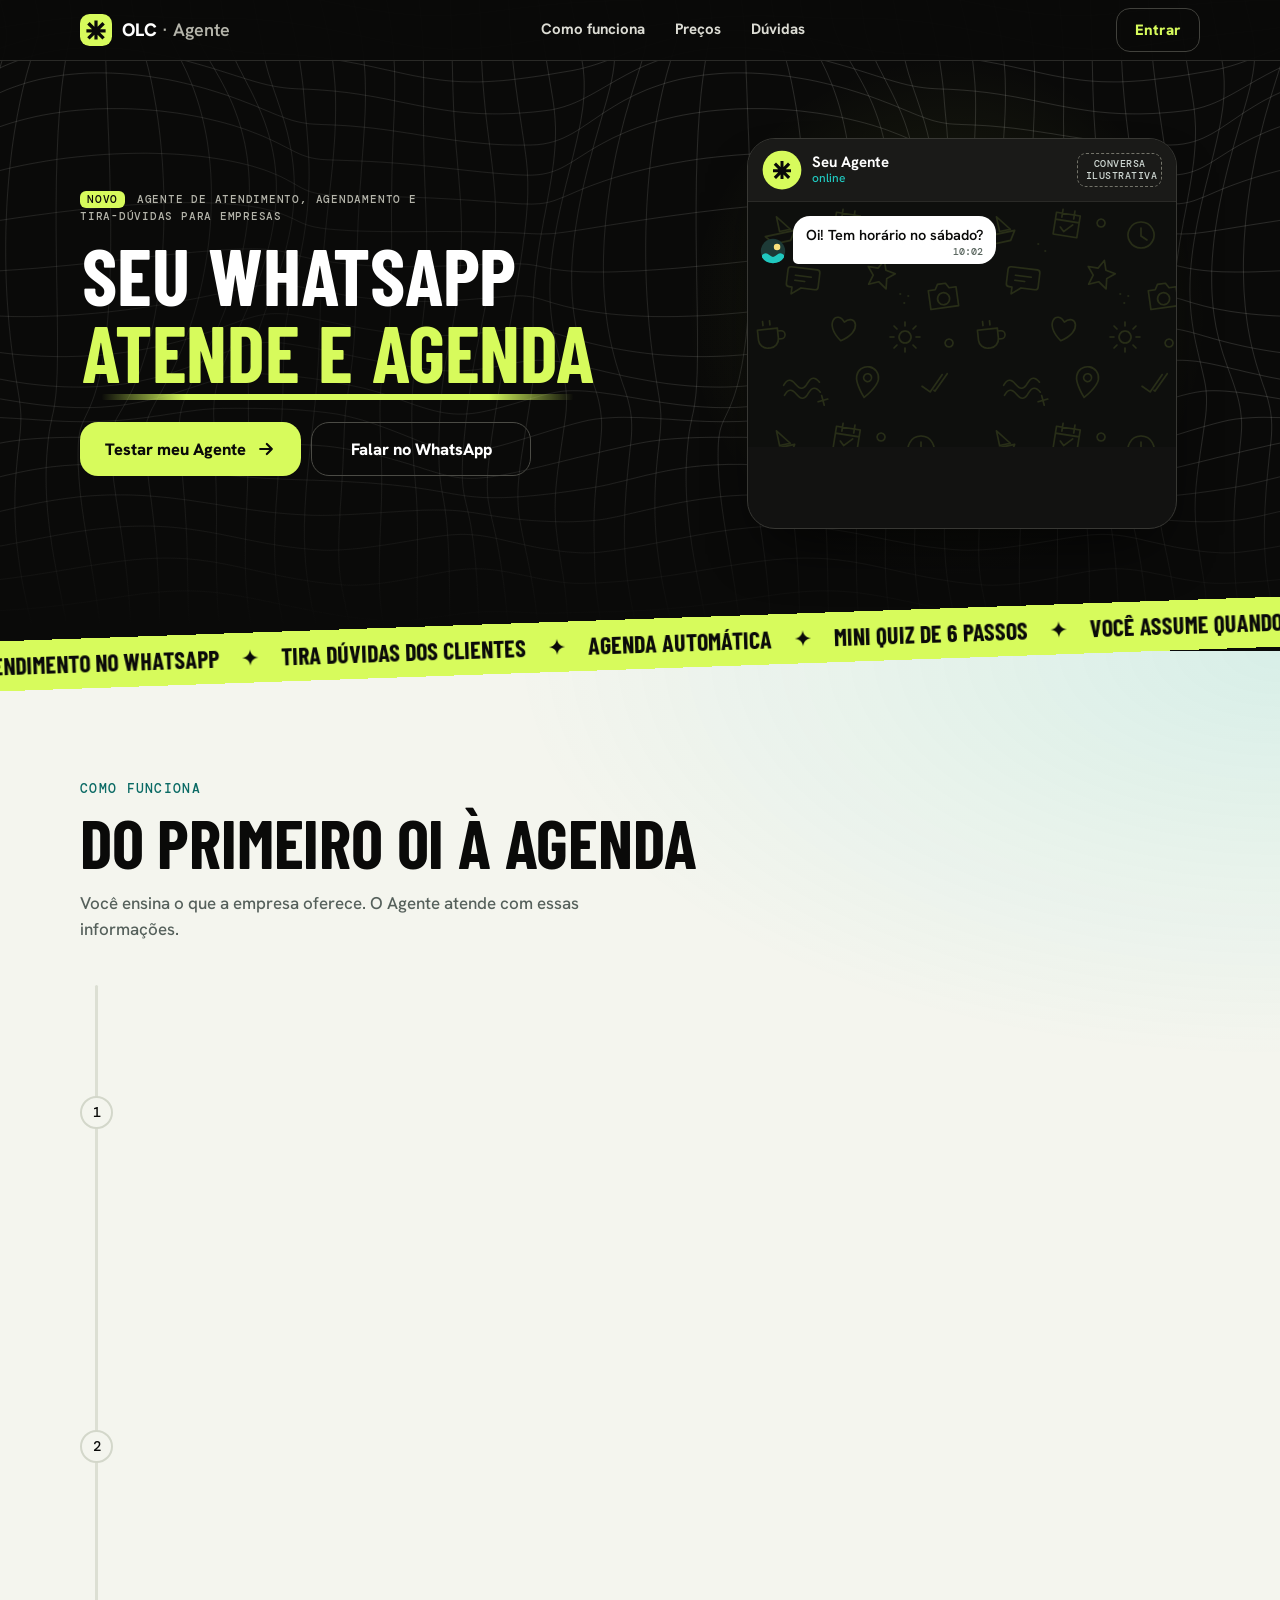
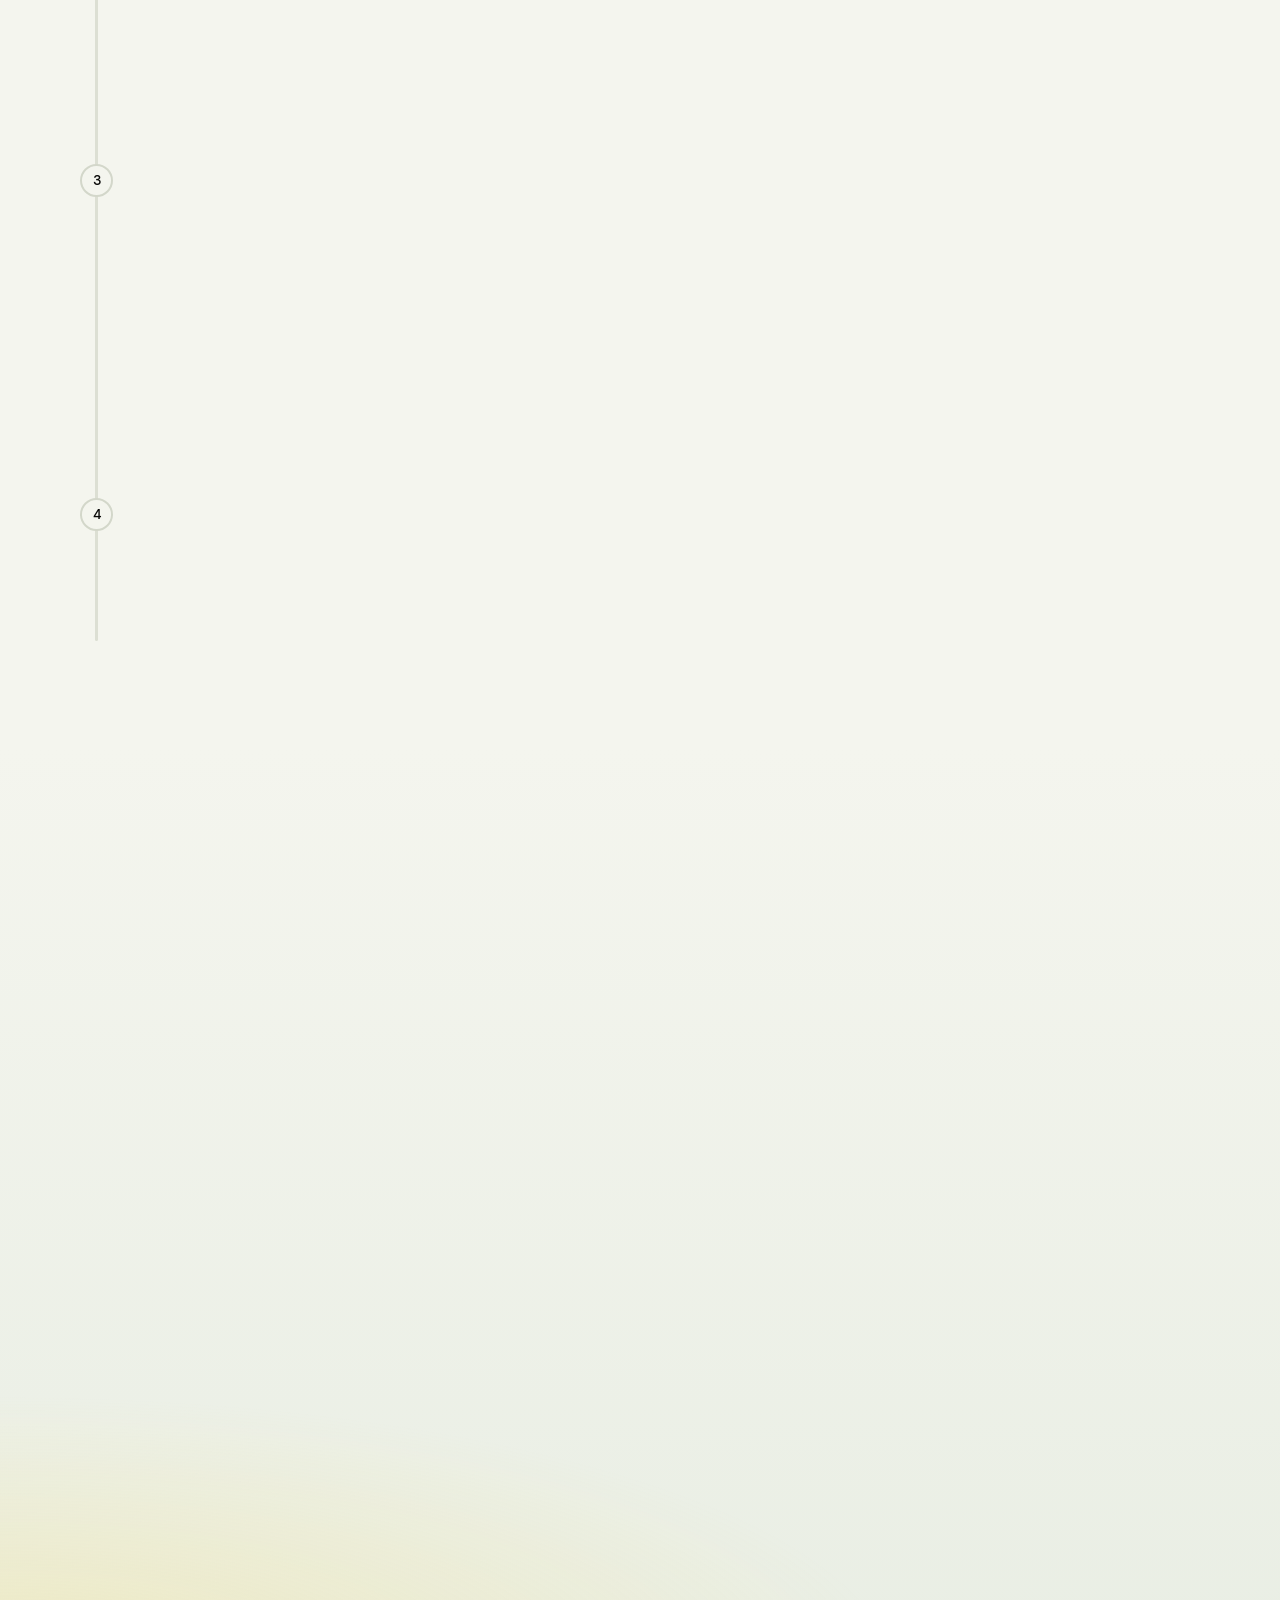
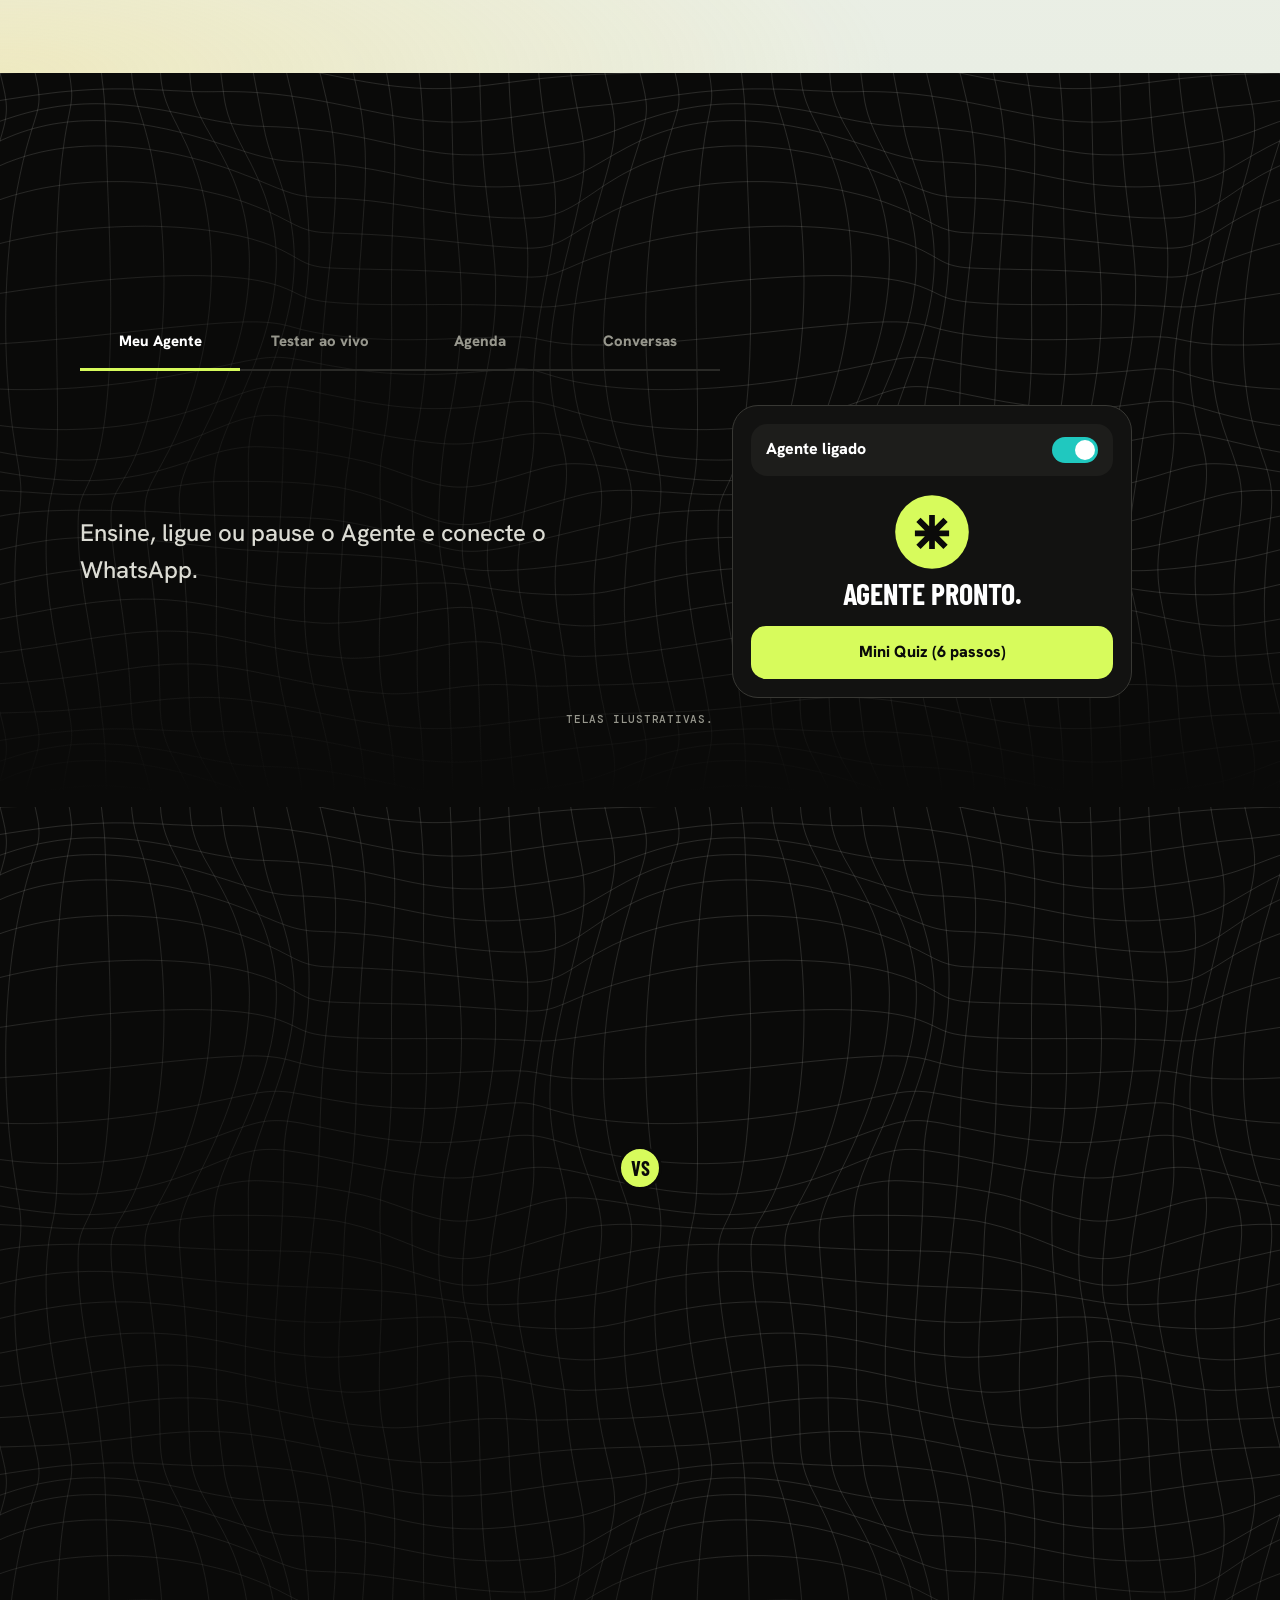
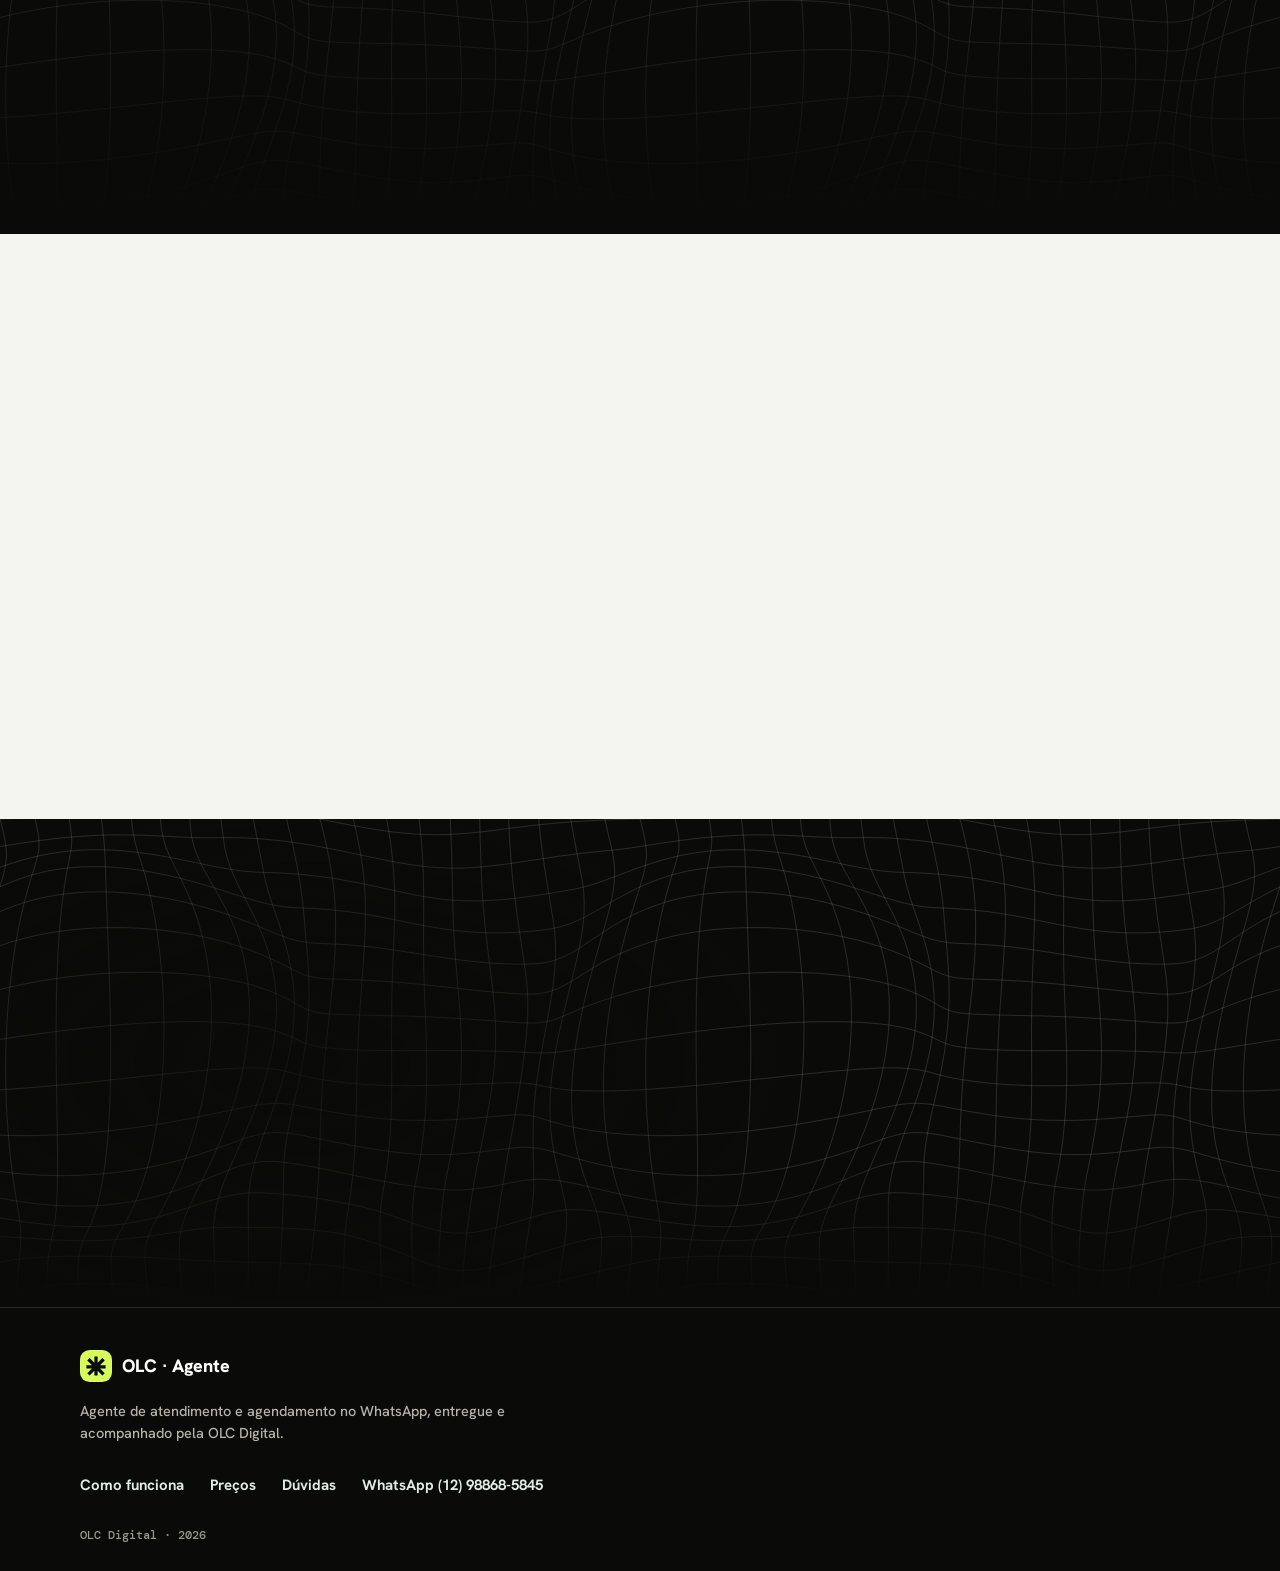
<file: index.html>
<!doctype html>
<html lang="pt-BR">
<head>
<meta charset="utf-8">
<meta http-equiv="Content-Security-Policy" content="default-src 'none'; script-src 'self'; style-src 'self'; font-src 'self'; img-src 'self' data:; connect-src 'none'; base-uri 'none'; form-action 'none'">
<meta name="viewport" content="width=device-width,initial-scale=1,viewport-fit=cover">
<meta name="robots" content="noindex, nofollow">
<meta name="referrer" content="no-referrer">
<meta name="theme-color" content="#0a0a09">
<title>OLC · Agente IA para WhatsApp</title>
<meta name="description" content="Agente de atendimento e agendamento no WhatsApp para empresas, pela OLC Digital.">
<link rel="icon" href="icon.svg?v=12" type="image/svg+xml">
<link rel="stylesheet" href="fonts/fonts.css?v=12">
<link rel="stylesheet" href="vitrine.css?v=12">
</head>
<body>
<div id="app"><p class="boot">Abrindo…</p></div>
<noscript><p class="boot">Ative o JavaScript para ver a página.</p></noscript>
<script src="config.js?v=12"></script>
<script src="landing.js?v=12"></script>
<script src="site.js?v=12"></script>
</body>
</html>
</file>
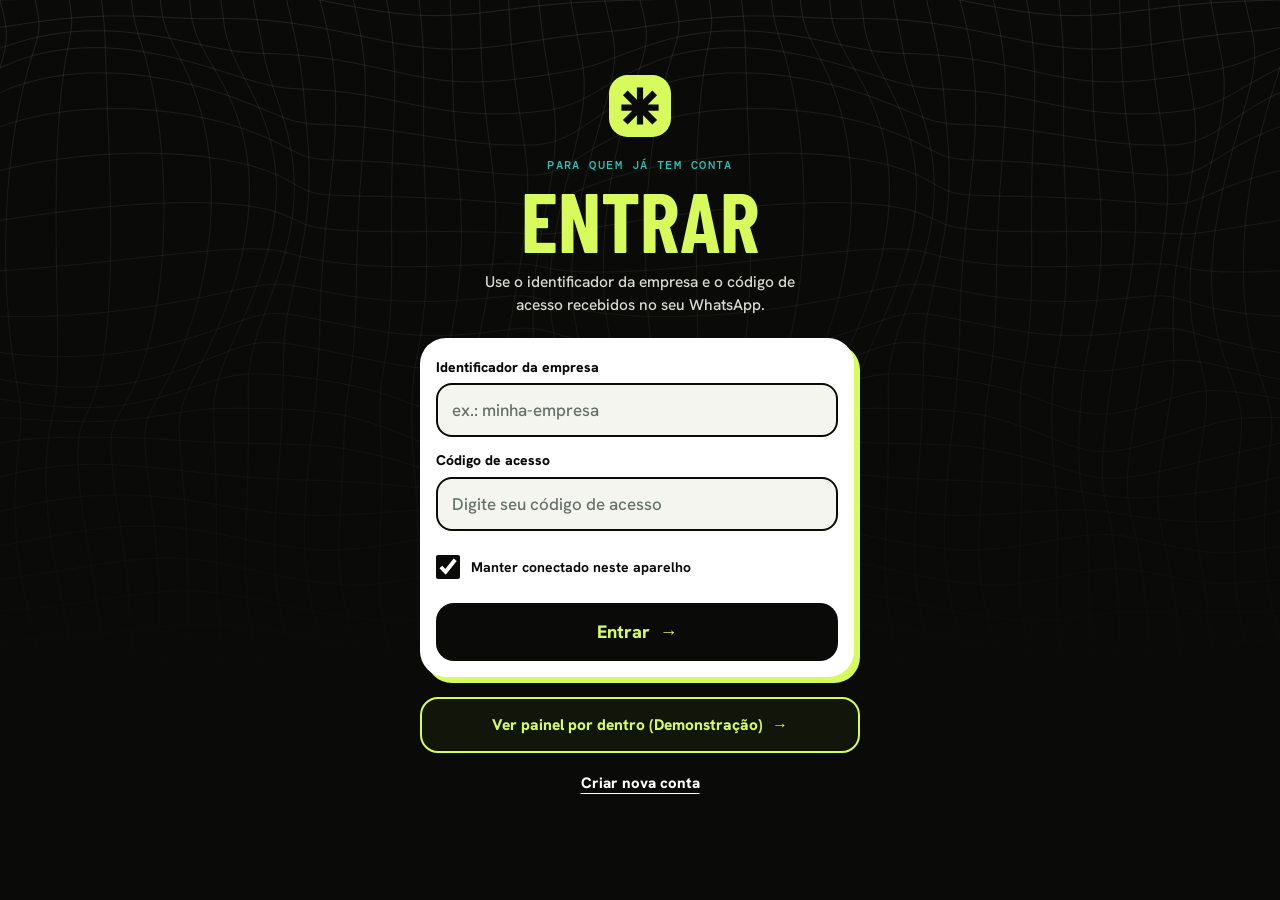
<file: app.html>
<!doctype html>
<html lang="pt-BR">
<head>
<meta charset="utf-8">
<meta http-equiv="Content-Security-Policy" content="default-src 'none'; script-src 'self'; style-src 'self'; font-src 'self'; img-src 'self' data:; connect-src https://n8n.187.53.124.11.sslip.io; manifest-src 'self'; worker-src 'self'; base-uri 'none'; form-action 'none'">
<meta name="viewport" content="width=device-width,initial-scale=1,viewport-fit=cover">
<meta name="robots" content="noindex, nofollow">
<meta name="referrer" content="no-referrer">
<meta name="theme-color" content="#0a0a09">
<title>OLC · Meu Agente</title>
<meta name="description" content="Aplicativo do Agente OLC.">
<link rel="icon" href="icon.svg?v=12" type="image/svg+xml">
<link rel="manifest" href="manifest.json?v=12">
<link rel="apple-touch-icon" href="apple-touch-icon.png?v=12">
<meta name="mobile-web-app-capable" content="yes">
<meta name="apple-mobile-web-app-capable" content="yes">
<meta name="apple-mobile-web-app-title" content="Meu Agente">
<link rel="stylesheet" href="fonts/fonts.css?v=12">
<link rel="stylesheet" href="app.css?v=12">
<link rel="stylesheet" href="quiz.css?v=12">
</head>
<body>
<div id="app"><p class="boot">Abrindo…</p></div>
<div id="toast" class="toast" role="status" aria-live="polite"></div>
<dialog id="modal" class="modal" aria-labelledby="modalTitle"></dialog>
<noscript><p class="boot">Ative o JavaScript para usar o aplicativo.</p></noscript>
<script src="config.js?v=12"></script>
<script src="app.js?v=12"></script>
</body>
</html>
</file>
<file: fonts/fonts.css>
@font-face{font-family:'Bodoni Moda';font-style:normal;font-weight:400;font-display:swap;src:url(bodoni-moda-0.woff2) format('woff2')}
@font-face{font-family:'Hanken Grotesk';font-style:normal;font-weight:400;font-display:swap;src:url(hanken-grotesk-1.woff2) format('woff2')}
@font-face{font-family:'Hanken Grotesk';font-style:normal;font-weight:500;font-display:swap;src:url(hanken-grotesk-1.woff2) format('woff2')}
@font-face{font-family:'Hanken Grotesk';font-style:normal;font-weight:600;font-display:swap;src:url(hanken-grotesk-1.woff2) format('woff2')}
@font-face{font-family:'Hanken Grotesk';font-style:normal;font-weight:700;font-display:swap;src:url(hanken-grotesk-1.woff2) format('woff2')}
@font-face{font-family:'Hanken Grotesk';font-style:normal;font-weight:800;font-display:swap;src:url(hanken-grotesk-1.woff2) format('woff2')}
@font-face{font-family:'Barlow Condensed';font-style:normal;font-weight:600;font-display:swap;src:url(barlow-condensed-600.woff2) format('woff2')}
@font-face{font-family:'Barlow Condensed';font-style:normal;font-weight:700;font-display:swap;src:url(barlow-condensed-700.woff2) format('woff2')}
@font-face{font-family:'DM Mono';font-style:normal;font-weight:500;font-display:swap;src:url(dm-mono-500.woff2) format('woff2')}
</file>
<file: vitrine.css>
/* Vitrine do Agente OLC: topo escuro com anéis, títulos condensados, acento limão e cartões arredondados.
   Celular primeiro; só transform e opacity são animados. */
html{-webkit-text-size-adjust:100%}
body{margin:0;background:#0a0a09}
.boot{padding:40px 22px;color:#b4b4aa;text-align:center;font:500 16px system-ui,sans-serif}
summary{cursor:pointer}
.v{--ink:#0a0a09;--ink2:#151513;--line:#2a2a27;--lime:#d7fb5c;--teal:#20c8bf;--teald:#0a6a64;--sun:#f8e07c;--paper:#f4f5ee;--mute:#55605b;--muted:#b4b4aa;--cond:'Barlow Condensed','Hanken Grotesk',sans-serif;--mono:'DM Mono',ui-monospace,monospace;font:500 16px/1.55 'Hanken Grotesk',system-ui,sans-serif;color:var(--ink);overflow-x:clip}
.v *,.v *::before,.v *::after{box-sizing:border-box}
.v h1,.v h2,.v h3,.v p,.v ul,.v ol,.v figure{margin:0;padding:0}
.v ul,.v ol{list-style:none}
.v a{color:inherit;text-decoration:none}
.v button{font-family:inherit;cursor:pointer}
.v :focus-visible{outline:3px solid var(--teal);outline-offset:3px}
.v section{position:relative;scroll-margin-top:60px}
.v-wrap{position:relative;width:min(1120px,100% - 36px);margin-inline:auto}
.v-ico{width:20px;height:20px;flex:none;fill:none;stroke:currentColor;stroke-width:2.6;stroke-linecap:round;stroke-linejoin:round}

.v h1,.v h2{font-family:var(--cond);font-weight:700;text-transform:uppercase;letter-spacing:-.003em;-webkit-text-stroke:0;text-wrap:balance}
.v h2{font-size:clamp(44px,12.4vw,68px);line-height:.98}
.v h3{font:800 20px/1.25 'Hanken Grotesk',sans-serif;letter-spacing:-.01em}
.v-eyebrow{margin-bottom:12px!important;font:500 13px/1.3 var(--mono);letter-spacing:.1em;text-transform:uppercase;color:var(--teald)}
.v-title{display:grid;justify-items:start;margin-bottom:34px}
.v-title>p:last-child:not(.v-eyebrow){margin-top:14px;max-width:30em;font-size:17px;color:var(--mute)}

.v-btn{display:inline-flex;align-items:center;justify-content:center;gap:10px;min-height:54px;padding:0 24px;border:1.5px solid transparent;border-radius:18px;font-size:16.5px;font-weight:800;line-height:1.1;transition:transform .18s cubic-bezier(.22,1,.36,1)}
.v-btn:active{transform:scale(.97)}
.v .v-btn--lime{background:var(--lime);color:var(--ink)}
.v-btn--line{border-color:#4b4b45;background:transparent;color:#fff}

/* barra do topo */
.v-nav{position:sticky;top:0;z-index:30;color:#fff;transition:transform .34s cubic-bezier(.22,1,.36,1)}
.v-nav::before{content:"";position:absolute;inset:0;background:rgba(10,10,9,.96);box-shadow:0 1px 0 var(--line)}
.v-nav.hide{transform:translateY(-150%)}
.v-nav__in{display:flex;align-items:center;justify-content:space-between;gap:16px;height:60px}
.v-logo{display:inline-flex;align-items:center;gap:10px;min-height:44px;font-size:18px}
.v-logo b{font-weight:800}.v-logo b span{color:var(--muted);font-weight:600}
.v-mark{width:32px;height:32px;flex:none}
.v-nav nav{display:none;gap:30px}
.v-nav nav a{display:inline-flex;align-items:center;min-height:44px;font-size:15px;font-weight:700;color:#dcdcd4}
.v-btn--nav{min-height:44px;min-width:84px;padding:0 18px;border-color:#41413c;border-radius:14px;background:transparent;color:var(--lime);font-size:15px}

/* topo com a conversa */
.v-hero{margin-top:-60px;padding:70px 0 40px;overflow:hidden;background:var(--ink);color:#fff}
.v-hero__in{display:grid;grid-template-columns:minmax(0,1fr);gap:14px;text-align:center}
.v-over{max-width:34em;margin-inline:auto!important;font:500 11px/1.55 var(--mono);letter-spacing:.07em;text-transform:uppercase;color:var(--muted)}
.v-over b{display:inline-block;margin-right:4px;padding:0 7px;border-radius:6px;background:var(--lime);color:var(--ink);font-weight:500}
.v h1{margin-top:8px;font-size:clamp(46px,14vw,66px);line-height:.93;color:#fff}
.v h1 span{display:block;color:var(--lime);white-space:nowrap}

.v-scene{position:relative;width:100%;max-width:400px;margin:8px auto 8px!important;text-align:left}
.v-phone{position:relative;z-index:2;border:1px solid #383834;border-radius:28px;background:#121211;box-shadow:0 30px 60px -24px rgba(0,0,0,.8);overflow:hidden}
.v-phone__head{display:flex;align-items:center;gap:10px;padding:11px 14px;border-bottom:1px solid var(--line);background:#1a1a18}
.v-phone__head .v-agent{width:40px;height:40px;flex:none}
.v-phone__head div{flex:1;min-width:0}
.v-phone__head b{display:block;font-size:15px;line-height:1.2}
.v-phone__head small{display:block;font-size:12px;line-height:1.3;color:var(--teal)}
.v-tag{flex:none;max-width:9em;padding:4px 8px;border:1px dashed #74746a;border-radius:9px;font:500 9.5px/1.3 var(--mono);letter-spacing:.05em;text-transform:uppercase;text-align:center;color:#cfd8d3}
.v-log{position:relative;display:flex;flex-direction:column;gap:9px;padding:14px 12px 10px;background-color:#0e0f0d}
.v-log::before{content:"";position:absolute;inset:0;pointer-events:none;background:url("data:image/svg+xml,%3Csvg xmlns='http://www.w3.org/2000/svg' width='220' height='214' fill='none' stroke='%23d7fb5c' stroke-opacity='.13' stroke-width='1.6' stroke-linecap='round' stroke-linejoin='round'%3E%3Cpath transform='translate%2814 12%29 rotate%28-12 15 15%29' d='M2 20h30l-6 9H9zM17 18V3l11 15z'/%3E%3Cpath transform='translate%2884 6%29 rotate%289 15 15%29' d='M3 6h24v22H3zM3 13h24M9 2v8M21 2v8M9 20l4 4 8-8'/%3E%3Cpath transform='translate%28158 18%29 rotate%280 15 15%29' d='M15 2a13 13 0 1 0 .1 0zM15 8v8l6 4'/%3E%3Cpath transform='translate%2838 62%29 rotate%287 15 15%29' d='M4 4h26a3 3 0 0 1 3 3v14a3 3 0 0 1-3 3H16l-9 7v-7H4a3 3 0 0 1-3-3V7a3 3 0 0 1 3-3zM9 12h16M9 17h10'/%3E%3Cpath transform='translate%28118 56%29 rotate%2815 15 15%29' d='M15 2l4 9 10 1-7 7 2 10-9-5-9 5 2-10-7-7 10-1z'/%3E%3Cpath transform='translate%28178 78%29 rotate%28-8 15 15%29' d='M3 9h7l3-5h8l3 5h7v19H3zM17 13a6 6 0 1 0 .1 0z'/%3E%3Cpath transform='translate%286 118%29 rotate%28-6 15 15%29' d='M4 9h20v10a9 9 0 0 1-9 9h-2a9 9 0 0 1-9-9zM24 12h3a4 4 0 0 1 0 8h-3M10 1v4M17 1v4'/%3E%3Cpath transform='translate%2880 112%29 rotate%2811 15 15%29' d='M15 27C-6 13 6-3 15 8c9-11 21 5 0 19z'/%3E%3Cpath transform='translate%28142 120%29 rotate%280 15 15%29' d='M15 9a6 6 0 1 0 .1 0zM15 0v4M15 26v4M0 15h4M26 15h4M4 4l3 3M23 23l3 3M26 4l-3 3M7 23l-3 3'/%3E%3Cpath transform='translate%2836 172%29 rotate%28-5 15 15%29' d='M0 10q6-9 12 0t12 0 12 0M0 20q6-9 12 0t12 0 12 0'/%3E%3Cpath transform='translate%28106 164%29 rotate%2810 15 15%29' d='M13 32S2 20 2 12a11 11 0 0 1 22 0c0 8-11 20-11 20zM13 8a4 4 0 1 0 .1 0z'/%3E%3Cpath transform='translate%28172 168%29 rotate%28-10 15 15%29' d='M2 14l7 7L24 6M13 20l1 1L29 6'/%3E%3Cpath transform='translate%2868 40%29 rotate%280 15 15%29' d='M2 2h.5M9 9h.5'/%3E%3Cpath transform='translate%28204 40%29 rotate%2820 15 15%29' d='M2 6h10M7 1v10'/%3E%3Cpath transform='translate%2870 190%29 rotate%28-15 15 15%29' d='M2 6h10M7 1v10'/%3E%3Cpath transform='translate%28196 132%29 rotate%280 15 15%29' d='M5 5a4 4 0 1 0 .1 0z'/%3E%3Cpath transform='translate%28128 12%29 rotate%280 15 15%29' d='M5 5a4 4 0 1 0 .1 0z'/%3E%3Cpath transform='translate%28150 90%29 rotate%280 15 15%29' d='M2 2h.5M10 4h.5M6 11h.5'/%3E%3C/svg%3E") 0 0/220px 214px}
.v-log>*{z-index:1}
.v-msg{position:relative}
.v-msg{display:flex;align-items:flex-end;gap:7px;max-width:86%}
.v-msg--a{align-self:flex-end}
.v-client{width:26px;height:26px;flex:none}
.v-msg p{padding:9px 13px 6px;border-radius:17px 17px 17px 5px;background:#fff;color:var(--ink);font-size:14.5px;font-weight:600;line-height:1.34}
.v-msg--a p{border-radius:17px 17px 5px 17px;background:var(--lime)}
.v-msg time{display:block;margin-top:2px;font:500 10px/1.2 var(--mono);text-align:right;color:#59655e}
.v-msg time i{font-style:normal;color:#0a6a64}
.v-scene.play .v-msg{opacity:0;transform:translateY(14px) scale(.94);transform-origin:0 100%;transition:opacity .28s,transform .42s cubic-bezier(.3,1.5,.5,1)}
.v-scene.play .v-msg--a{transform-origin:100% 100%}
.v-scene.play .v-msg.on{opacity:1;transform:none}
.v-typing{position:absolute;left:45px;top:0;display:flex;gap:5px;padding:13px 15px;border-radius:17px;background:#2a2a27;opacity:0;pointer-events:none}
.v-typing.right{left:auto;right:12px}
.v-typing.on{opacity:1}
.v-typing i{width:7px;height:7px;border-radius:50%;background:var(--lime);animation:v-dot 1s ease-in-out infinite}
.v-typing i:nth-child(2){animation-delay:.15s}.v-typing i:nth-child(3){animation-delay:.3s}
@keyframes v-dot{40%{transform:translateY(-5px)}}
.v-booked{display:flex;align-items:center;gap:11px;margin:10px 12px 12px;padding:10px 12px;border:1px solid rgba(32,200,191,.55);border-radius:18px;background:#12302c}
.v-booked>span{display:grid;place-items:center;width:34px;height:34px;flex:none;border-radius:11px;background:var(--teal);color:var(--ink)}
.v-booked b{display:block;font-size:14px;line-height:1.25}
.v-booked small{display:block;font-size:12.5px;color:#bfe9e5}
.v-scene.play .v-booked{opacity:0;transform:translateY(16px);transition:opacity .3s,transform .5s cubic-bezier(.3,1.5,.5,1)}
.v-scene.play .v-booked.on{opacity:1;transform:none}
@keyframes v-float{50%{transform:translateY(-9px) rotate(5deg)}}

.v-hero__cta{display:grid;gap:10px;width:100%;max-width:400px;margin:14px auto 0}
.v-hero__cta p{margin-top:6px;font:500 12px/1.4 var(--mono);letter-spacing:.07em;text-transform:uppercase;color:var(--muted)}
.v-hero__cta p b{color:var(--lime);font-weight:500}

/* faixa */
.v-tape{position:relative;z-index:2;margin:-18px -12px -18px;overflow:hidden;background:var(--lime);rotate:-2deg}
.v-tape__run{display:flex;width:max-content;animation:v-run 30s linear infinite}
.v-tape__run>div{display:flex;align-items:center;gap:22px;padding:13px 22px 13px 0}
.v-tape span{font:700 24px/1 var(--cond);text-transform:uppercase;white-space:nowrap}
.v-spark{width:18px;height:18px;flex:none;fill:var(--ink)}
@keyframes v-run{to{transform:translateX(-50%)}}

/* linha do tempo */
.v-how{padding:92px 0 56px;background:radial-gradient(60% 24% at 100% 0,rgba(32,200,191,.13),transparent),var(--paper)}
.v-line{position:relative;display:grid;gap:52px}
.v-line__bar{position:absolute;left:15px;top:8px;bottom:8px;width:3px;border-radius:3px;background:#dcdfd3;overflow:hidden}
.v-line__bar i{display:block;width:100%;height:100%;background:var(--teal);transform-origin:top;transform:scaleY(0)}
.v-line li{position:relative;padding-left:48px;min-width:0}
.v-line__num{position:absolute;left:0;top:18px;z-index:1;display:grid;place-items:center;width:33px;height:33px;border:2px solid #d3d7ca;border-radius:50%;background:var(--paper);font:500 14px/1 var(--mono);transition:transform .35s cubic-bezier(.3,1.7,.5,1)}
.v-line__num.lit{border-color:var(--lime);background:var(--lime);transform:scale(1.12);box-shadow:0 0 0 5px rgba(215,251,92,.32)}
.v-card{border-radius:26px;background:radial-gradient(90% 80% at 100% 0,rgba(215,251,92,.1),transparent 70%),var(--ink);overflow:hidden}
.v-art{display:grid;place-items:center;min-height:236px;padding:22px 18px;color:#fff}
.v-line__tx{margin-top:16px}
.v-line__tx p{margin-top:6px;font-size:16px;color:var(--mute)}

.v-mq{display:grid;gap:12px;width:100%;max-width:270px;rotate:-3deg}
.v-mq__segs{display:grid;grid-template-columns:repeat(6,1fr);gap:5px}
.v-mq__segs i{height:5px;border-radius:5px;background:#393935}.v-mq__segs i:first-child{background:var(--lime)}
.v-mq b{font:700 27px/1.02 var(--cond)}
.v-mq__field{display:flex;align-items:center;min-height:52px;padding:10px 12px;border:2px solid var(--lime);border-radius:14px;font-size:13.5px;line-height:1.3;background:#111110}
.v-mq__field em{width:2px;height:18px;margin-left:3px;flex:none;background:var(--lime);animation:v-blink 1s steps(1) infinite}
@keyframes v-blink{50%{opacity:0}}
.v-mq__btn{padding:11px;border-radius:13px;background:var(--lime);color:var(--ink);font-size:14px;font-weight:800;text-align:center}
.v-qr{display:grid;justify-items:center;gap:14px}
.v-qr__box{position:relative;padding:14px;border-radius:20px;background:#fff;rotate:3deg;overflow:hidden}
.v-qr__art{display:block;width:134px;height:134px;fill:var(--ink)}
.v-qr__scan{position:absolute;left:8px;right:8px;top:12px;height:4px;border-radius:4px;background:var(--teal);box-shadow:0 0 14px 5px rgba(32,200,191,.55);animation:v-scan 2.6s ease-in-out infinite alternate}
@keyframes v-scan{to{transform:translateY(134px)}}
.v-qr p{font-size:13px;color:var(--muted)}.v-qr p b{color:#fff}
.v-try{display:grid;gap:10px;width:100%;max-width:280px}
.v-try p{max-width:84%;padding:11px 14px;border-radius:17px;font-size:14px;font-weight:700;line-height:1.3;color:var(--ink)}
.v-try__a{justify-self:start;background:#fff;rotate:-3deg;border-bottom-left-radius:5px!important}
.v-try__b{justify-self:end;background:var(--lime);rotate:2deg;border-bottom-right-radius:5px!important}
.v-agenda{display:grid;gap:12px;width:100%;max-width:280px}
.v-agenda__week{display:grid;grid-template-columns:repeat(7,1fr);gap:5px}
.v-agenda__week span{display:grid;place-items:center;aspect-ratio:3/4;border:1px solid #393935;border-radius:10px;font:500 12px var(--mono);color:var(--muted)}
.v-agenda__week span.on{border-color:var(--lime);background:var(--lime);color:var(--ink)}
.v-agenda__row{display:grid;grid-template-columns:auto 1fr auto;align-items:center;gap:12px;padding:12px;border-radius:16px;background:#fff;color:var(--ink)}
.v-agenda__row b{font:700 27px/1 var(--cond)}
.v-agenda__row span{font-size:13.5px;font-weight:800;line-height:1.25}.v-agenda__row small{display:block;font-weight:500;color:var(--mute)}
.v-agenda__row em{padding:5px 8px;border-radius:9px;background:#d3f6f3;font:500 10.5px var(--mono);font-style:normal;color:#07504b}
.v-agenda__ghost{height:36px;border:1.5px dashed #44443f;border-radius:14px}

/* o que faz */
.v-does{padding:60px 0 76px;background:radial-gradient(70% 30% at 0 100%,rgba(248,224,124,.34),transparent),linear-gradient(180deg,#f4f5ee,#e9eee4)}
.v-checks{display:grid;gap:12px}
.v-checks li{display:grid;grid-template-columns:40px minmax(0,1fr);gap:14px;padding:18px 16px;border:1px solid #dbe0d2;border-radius:22px;background:#fcfdf8}
.v-check{display:grid;place-items:center;width:40px;height:40px;border-radius:13px;background:var(--lime)}
.v-checks h3{font-size:18px}
.v-checks p{margin-top:4px;font-size:15.5px;color:var(--mute)}
.v-checks small{display:block;margin-top:10px;padding:9px 11px;border-radius:12px;background:#fff3bf;font-size:13px;font-weight:700;line-height:1.4;color:#453700}
.v-take{display:grid;justify-items:center;gap:14px;margin-top:26px;padding:24px 18px;border-radius:26px;background:var(--ink);color:#fff;text-align:center}
.v-take__tag{font:500 11px/1.3 var(--mono);letter-spacing:.08em;text-transform:uppercase;color:var(--teal)}
.v-take p{min-height:3.1em;max-width:22em;font-size:16px;font-weight:700}
.v-switch{display:flex;align-items:center;gap:12px;min-height:52px;padding:0 20px 0 12px;border:1.5px solid #43433e;border-radius:99px;background:transparent;color:#fff;font-size:15px;font-weight:800}
.v-switch i{position:relative;width:52px;height:30px;border-radius:99px;background:#393935}
.v-switch i::after{content:"";position:absolute;left:4px;top:4px;width:22px;height:22px;border-radius:50%;background:#fff;transition:transform .3s cubic-bezier(.3,1.5,.5,1)}
.v-switch[aria-checked="true"] i{background:var(--teal)}
.v-switch[aria-checked="true"] i::after{transform:translateX(22px)}

/* painel */
.v-panel{padding:78px 0 56px;overflow:hidden;background:var(--ink);color:#fff}
.v-panel .v-eyebrow,.v-end .v-eyebrow{color:var(--teal)}
.v-tabs{position:relative;display:grid;grid-template-columns:repeat(4,minmax(0,1fr));border-bottom:2px solid var(--line)}
.v-tabs button{min-height:56px;padding:6px 4px;border:0;background:transparent;color:#97978d;font-size:15px;font-weight:800;line-height:1.2}
.v-tabs button[aria-selected="true"]{color:#fff}
.v-tabs__ink{position:absolute;left:0;bottom:-2px;width:25%;height:3px;background:var(--lime);transition:transform .45s cubic-bezier(.22,1,.36,1)}
.v-tabs__ink.pos1{transform:translateX(100%)}.v-tabs__ink.pos2{transform:translateX(200%)}.v-tabs__ink.pos3{transform:translateX(300%)}
.v-panes{display:grid}
.v-pane{grid-area:1/1;visibility:hidden;opacity:0;transform:translateY(18px);transition:opacity .35s,transform .45s cubic-bezier(.22,1,.36,1),visibility 0s .35s}
.v-pane.on{visibility:visible;opacity:1;transform:none;transition:opacity .35s .08s,transform .45s .08s cubic-bezier(.22,1,.36,1)}
.v-pane>p{min-height:3.2em;margin:20px 0 18px;font-size:17px;color:#dcdcd4}
.v-ui{display:grid;align-content:center;gap:12px;max-width:400px;min-height:280px;margin-inline:auto;padding:18px;border:1px solid #383834;border-radius:26px;background:#121211}
.v-ui__row{display:flex;align-items:center;justify-content:space-between;padding:13px 15px;border-radius:16px;background:#1d1d1b;font-weight:800}
.v-ui__switch{position:relative;width:46px;height:26px;border-radius:99px;background:var(--teal)}
.v-ui__switch::after{content:"";position:absolute;right:3px;top:3px;width:20px;height:20px;border-radius:50%;background:#fff}
.v-ui__big{display:grid;justify-items:center;gap:8px;padding:6px}.v-ui__big svg{width:76px;height:76px}.v-ui__big b{font:700 30px/1 var(--cond);text-transform:uppercase}
.v-ui__btn{padding:14px;border-radius:15px;background:var(--lime);color:var(--ink);font-weight:800;text-align:center}
.v .v-ui__in,.v .v-ui__out{max-width:84%;padding:12px 14px;border-radius:17px;font-size:14.5px;font-weight:700;color:var(--ink)}
.v-ui__in{justify-self:end;background:var(--lime)}.v-ui__out{justify-self:start;background:#fff}
.v-ui__compose{display:flex;align-items:center;gap:10px;margin-top:8px;padding:7px 7px 7px 15px;border:1px solid #43433e;border-radius:99px;font-size:13.5px;color:var(--muted)}
.v-ui__compose span{flex:1}.v-ui__compose i{display:grid;place-items:center;width:38px;height:38px;border-radius:50%;background:var(--teal);color:var(--ink)}
.v-ui__card{display:grid;grid-template-columns:1fr auto;gap:4px 10px;align-items:center;padding:16px;border-radius:18px;background:#fff;color:var(--ink)}
.v-ui__card b{font:700 24px/1.1 var(--cond)}.v-ui__card small{grid-column:1/-1;color:var(--mute);font-size:13.5px}
.v-ui__card em{padding:5px 9px;border-radius:9px;background:#d3f6f3;font:500 11px var(--mono);font-style:normal;color:#07504b}.v-ui__card em.alt{background:#ecfac4;color:#334200}
.v-panel__note{margin-top:14px!important;font:500 11px/1.4 var(--mono);letter-spacing:.07em;text-transform:uppercase;text-align:center;color:#97978d}

/* dúvidas */
.v-faq{padding:76px 0 60px;background:var(--paper)}
.v-faq details{border-bottom:1px solid #d9ddd0}
.v-faq summary{display:flex;align-items:center;justify-content:space-between;gap:16px;min-height:72px;padding:14px 0;font-size:17px;font-weight:800;line-height:1.3;list-style:none;cursor:pointer}
.v-faq summary::-webkit-details-marker{display:none}
.v-faq summary i{display:grid;place-items:center;width:44px;height:44px;flex:none;border-radius:14px;background:#e2e6d9;rotate:90deg;transition:transform .35s cubic-bezier(.22,1,.36,1)}
.v-faq details[open] summary i{background:var(--lime);transform:rotate(-180deg)}
.v-faq details p{padding:0 56px 20px 0;color:var(--mute);font-size:16px}
.v-faq details[open] p{animation:v-in .35s ease both}
@keyframes v-in{from{opacity:0;transform:translateY(-8px)}}

/* chamada final e rodapé */
.v-end{padding:80px 0 76px;overflow:hidden;background:var(--ink);color:#fff;text-align:center}
.v-end__art svg{width:92px;height:92px;animation:v-float 5s ease-in-out infinite}
.v-end h2{margin-top:14px;color:var(--lime);font-size:clamp(54px,16vw,100px)}
.v-end .v-wrap>p{margin-top:12px;font-size:17px;color:#dcdcd4}
.v-end__cta{display:grid;gap:10px;max-width:400px;margin:28px auto 0}
.v-foot{padding:36px 0 calc(28px + env(safe-area-inset-bottom));border-top:1px solid var(--line);background:var(--ink);color:#fff}
.v-foot p{max-width:30em;margin-top:10px;font-size:14.5px;color:var(--muted)}
.v-foot__links{display:flex;flex-wrap:wrap;gap:0 26px;margin-top:18px}
.v-foot__links a,.v-foot__links button{display:inline-flex;align-items:center;min-height:46px;padding:0;border:0;background:none;color:#e3e9e5;font-size:15px;font-weight:700}
.v-foot .v-foot__copy{margin-top:18px;font:500 12px var(--mono);color:#97978d}

/* entrada das seções */
.v.anim [data-r]{opacity:0;transform:translateY(28px);transition:opacity .55s ease,transform .7s cubic-bezier(.22,1,.36,1)}
.v.anim [data-r].in{opacity:1;transform:none}

@media (max-width:374px){
 .v-wrap{width:calc(100% - 28px)}
 .v h1{font-size:44px}
 .v-tag{display:none}
 .v-line li{padding-left:42px}
 .v-tabs button{font-size:13.5px}
}

@media (min-width:900px){
 .v-wrap{width:min(1120px,100% - 72px)}
 .v-nav nav{display:flex}
 .v-hero{padding:130px 0 100px}
 .v-hero__in{grid-template-columns:minmax(0,1.1fr) minmax(0,.9fr);grid-template-areas:"head chat" "cta chat";align-content:center;column-gap:64px;row-gap:22px;text-align:left}
 .v-hero__head{grid-area:head;align-self:end}
 .v-over{margin-inline:0!important}
 .v h1{font-size:clamp(60px,6.2vw,90px)}
 .v-scene{grid-area:chat;align-self:center;max-width:430px}
 .v-hero__cta{grid-area:cta;align-self:start;grid-template-columns:auto auto;justify-content:start;max-width:none;margin:0}
 .v-hero__cta p{grid-column:1/-1}
 .v-tape{margin-inline:-30px}
 .v-how{padding:130px 0 100px}
 .v-line{gap:64px}
 .v-line li{display:grid;grid-template-columns:minmax(0,1.1fr) minmax(0,.9fr);gap:48px;align-items:center;padding-left:72px}
 .v-line__num{top:50%;margin-top:-16px}
 .v-line__tx{margin:0}.v-line__tx h3{font-size:28px}
 .v-art{min-height:270px}
 .v-does{padding:110px 0}
 .v-does__in{display:grid;grid-template-columns:minmax(0,5fr) minmax(0,6fr);grid-template-rows:auto auto 1fr;column-gap:64px;align-items:start}
 .v-checks{grid-column:2;grid-row:1/span 3}
 .v-take{grid-column:1;margin-top:0}
 .v-panel{padding:110px 0 80px}
 .v-tabs{max-width:640px}
 .v-pane{display:grid;grid-template-columns:minmax(0,1fr) minmax(0,1fr);gap:48px;align-items:center;padding-top:34px}
 .v-pane>p{font-size:24px;min-height:0;margin:0}
 .v-ui{width:100%}
 .v-faq{padding:110px 0}
 .v-faq__in{display:grid;grid-template-columns:minmax(0,4fr) minmax(0,7fr);gap:64px;align-items:start}
 .v-end__cta{grid-template-columns:1fr 1fr;max-width:520px}
 .v-hero__cta .v-btn{min-width:220px}
}
@media (prefers-reduced-motion:reduce){.v *,.v *::before,.v *::after{animation:none!important;transition:none!important}}

/* ===== rodada 27/11 · topo ===== */


.v h1 em{display:block;font-style:normal}
.v h1 span{white-space:normal;position:relative;width:max-content;max-width:100%;margin-inline:auto}
.v-w{display:inline-block;overflow:hidden;font-style:normal;vertical-align:top;padding:.06em .02em 0;margin-bottom:-.02em}
.v-w>i{display:inline-block;font-style:normal;animation:v-word .85s cubic-bezier(.2,1.25,.35,1) both}
.v-w1>i{animation-delay:.12s}.v-w2>i{animation-delay:.3s}.v-w3>i{animation-delay:.42s}.v-w4>i{animation-delay:.54s}
@keyframes v-word{from{transform:translateY(112%) rotate(7deg);opacity:0}to{transform:none;opacity:1}}
.v-w0,.v-w1{animation:v-sway 4.6s ease-in-out 1.6s infinite}.v-w1{animation-delay:1.9s}
@keyframes v-sway{50%{transform:translateY(-3px)}}
.v h1 span .v-w{animation:v-hop 3.4s ease-in-out 1.7s infinite}
.v h1 span .v-w3{animation-delay:1.86s}.v h1 span .v-w4{animation-delay:2.02s}
@keyframes v-hop{0%,44%,100%{transform:none}14%{transform:translateY(-7px)}28%{transform:translateY(1px)}}
.v-swash{display:block;height:6px;margin:7px 4% 0;border-radius:6px;background:linear-gradient(90deg,transparent,var(--lime) 18%,var(--lime) 82%,transparent);transform-origin:0 50%;animation:v-swash 3.4s cubic-bezier(.3,.9,.3,1) 1.1s infinite both}
@keyframes v-swash{0%{transform:scaleX(0);opacity:0}30%{transform:scaleX(1);opacity:1}82%{transform:scaleX(1);opacity:1}100%{transform:scaleX(1);opacity:0}}
.v-over{animation:v-rise .7s ease .05s both}
.v-hero__cta{animation:v-rise .8s ease .75s both}
.v-scene{animation:v-rise .9s cubic-bezier(.2,1,.3,1) .5s both}
@keyframes v-rise{from{opacity:0;transform:translateY(24px)}}
@media (min-width:900px){.v h1 span{margin-inline:0}}

/* ===== rodada 27/11 · movimento dentro dos cards ===== */
.v-card:not(.live) *,.v-take:not(.live) *,.v-checks li:not(.live) *,.v-ui:not(.live) *{animation-play-state:paused!important}
/* 1 mini quiz */
.v-mq{animation:v-tilt 6s ease-in-out infinite}
@keyframes v-tilt{50%{transform:translateY(-6px) rotate(2deg)}}
.v-mq__segs i,.v-mq__segs i:first-child{position:relative;overflow:hidden;background:#393935}
.v-mq__segs i::after{content:"";position:absolute;inset:0;background:var(--lime);transform-origin:0 50%;animation:v-seg 7s ease infinite}
.v-mq__segs i:first-child::after{animation:none}
.v-mq__segs i:nth-child(2)::after{animation-delay:.0s}.v-mq__segs i:nth-child(3)::after{animation-delay:.7s}.v-mq__segs i:nth-child(4)::after{animation-delay:1.1s}.v-mq__segs i:nth-child(5)::after{animation-delay:1.65s}.v-mq__segs i:nth-child(6)::after{animation-delay:2.2s}
@keyframes v-seg{0%{transform:scaleX(0)}12%,88%{transform:scaleX(1);opacity:1}96%,100%{transform:scaleX(1);opacity:0}}
.v-mq__field{position:relative;overflow:hidden}
.v-mq__type{position:relative}
.v-mq__field::after{content:"";position:absolute;inset:3px 3px 3px 10px;background:#111110;transform-origin:100% 50%;animation:v-write 7s steps(28,end) infinite;pointer-events:none;transform:scaleX(0)}
@keyframes v-write{0%,4%{transform:scaleX(1)}45%,94%{transform:scaleX(0)}100%{transform:scaleX(1)}}
.v-mq__field em{position:relative;z-index:1}
.v-mq__btn{position:relative;overflow:hidden;animation:v-press 7s ease infinite}
@keyframes v-press{0%,56%,66%,100%{transform:none}60%{transform:scale(.93)}}
.v-tap{position:absolute;right:24%;top:50%;width:46px;height:46px;margin:-23px;border-radius:50%;background:rgba(10,10,9,.28);opacity:0;animation:v-ripple 7s ease-out infinite}
@keyframes v-ripple{0%,57%{transform:scale(0);opacity:0}60%{opacity:1}72%,100%{transform:scale(2.6);opacity:0}}
/* 2 qr code */
.v-qr{position:relative}
.v-qr__box{animation:v-qrbob 5s ease-in-out infinite}
@keyframes v-qrbob{50%{transform:translateY(-6px) rotate(-3deg) scale(1.03)}}
.v-qr__art rect:nth-of-type(4n){animation:v-mod 2.4s ease-in-out infinite}.v-qr__art rect:nth-of-type(4n+2){animation:v-mod 2.4s ease-in-out -1.2s infinite}
@keyframes v-mod{50%{opacity:.18}}
.v-qr__ok{position:absolute;left:50%;top:50%;display:grid;place-items:center;width:66px;height:66px;margin:-33px;border-radius:50%;background:var(--lime);color:var(--ink);box-shadow:0 0 0 8px #fff;opacity:0;animation:v-ok 5.2s cubic-bezier(.3,1.5,.5,1) infinite}
.v-qr__ok .v-ico{width:36px;height:36px;stroke-width:3.4}
@keyframes v-ok{0%,58%{opacity:0;transform:scale(.2)}68%,90%{opacity:1;transform:scale(1)}100%{opacity:0;transform:scale(1.2)}}
.v-qr__frame{position:absolute;left:50%;top:-12px;width:190px;height:186px;margin-left:-95px;pointer-events:none;animation:v-frame 2.6s ease-in-out infinite}
.v-qr__frame i{position:absolute;width:24px;height:24px;border:3px solid var(--lime);border-radius:3px}
.v-qr__frame i:nth-child(1){left:0;top:0;border-right:0;border-bottom:0}.v-qr__frame i:nth-child(2){right:0;top:0;border-left:0;border-bottom:0}.v-qr__frame i:nth-child(3){left:0;bottom:0;border-right:0;border-top:0}.v-qr__frame i:nth-child(4){right:0;bottom:0;border-left:0;border-top:0}
@keyframes v-frame{50%{transform:scale(1.07)}}
/* 3 teste como cliente */
.v-try p{animation:v-b1 7s cubic-bezier(.3,1.5,.5,1) infinite}
.v-try__slot{position:relative;display:grid;justify-items:end}
.v-try .v-try__slot p{animation-name:v-b2}
.v-try>p:last-child{animation-name:v-b3}
@keyframes v-b1{0%{opacity:0;transform:translateY(14px) scale(.85)}7%,92%{opacity:1;transform:none}100%{opacity:0;transform:none}}
@keyframes v-b2{0%,34%{opacity:0;transform:translateY(14px) scale(.85)}41%,92%{opacity:1;transform:none}100%{opacity:0;transform:none}}
@keyframes v-b3{0%,60%{opacity:0;transform:translateY(14px) scale(.85)}67%,92%{opacity:1;transform:none}100%{opacity:0;transform:none}}
.v-try__dots{position:absolute;right:0;top:6px;display:flex;gap:5px;padding:13px 15px;border-radius:17px;background:#2a2a27;opacity:0;animation:v-dots 7s linear infinite}
.v-try__dots i{width:7px;height:7px;border-radius:50%;background:var(--lime);animation:v-dot 1s ease-in-out infinite}.v-try__dots i:nth-child(2){animation-delay:.15s}.v-try__dots i:nth-child(3){animation-delay:.3s}
@keyframes v-dots{0%,10%{opacity:0}14%,31%{opacity:1}35%,100%{opacity:0}}
/* 4 agenda */
.v-agenda__week span{animation:v-day 6s ease infinite}
.v-agenda__week span:nth-child(2){animation-delay:.18s}.v-agenda__week span:nth-child(3){animation-delay:.36s}.v-agenda__week span:nth-child(4){animation-delay:.54s}.v-agenda__week span:nth-child(5){animation-delay:.72s}.v-agenda__week span:nth-child(7){animation-delay:1.08s}
@keyframes v-day{0%,3%,14%,100%{transform:none}8%{transform:translateY(-9px) scale(1.1)}}
.v-agenda__week span.on{animation:v-dayon 6s cubic-bezier(.3,1.6,.5,1) infinite}
@keyframes v-dayon{0%,14%{transform:none}22%{transform:translateY(-8px) scale(1.2)}30%,100%{transform:none}}
.v-agenda__row{animation:v-slot 6s cubic-bezier(.3,1.4,.5,1) infinite}
@keyframes v-slot{0%,18%{opacity:0;transform:translateX(40px)}30%,93%{opacity:1;transform:none}100%{opacity:0;transform:none}}
.v-agenda__row em{animation:v-stamp 6s cubic-bezier(.3,1.8,.5,1) infinite}
@keyframes v-stamp{0%,32%{opacity:0;transform:scale(2.2) rotate(-14deg)}42%,100%{opacity:1;transform:none}}
.v-agenda__ghost{position:relative;overflow:hidden}
.v-agenda__ghost i{position:absolute;inset:0;width:45%;background:linear-gradient(90deg,transparent,rgba(215,251,92,.28),transparent);animation:v-shine 2.8s linear infinite}
@keyframes v-shine{from{transform:translateX(-110%)}to{transform:translateX(330%)}}
/* telas do painel */
.v-ui>*{animation:v-ui 4.8s ease-in-out infinite}.v-ui>*:nth-child(2){animation-delay:.4s}.v-ui>*:nth-child(3){animation-delay:.8s}
@keyframes v-ui{50%{transform:translateY(-5px)}}
.v-ui__switch::after{animation:v-knob 4.8s ease infinite}
@keyframes v-knob{0%,70%,100%{transform:none}78%,90%{transform:translateX(-20px)}}
.v-ui__compose i{animation:v-pulse 2s ease-in-out infinite}
@keyframes v-pulse{50%{transform:scale(1.14)}}

/* ===== nuvem: sobe e desce suave (translate nao briga com a entrada) ===== */
.v-checks li,.v-take,.v-faq details,.v-ui,.v-end__art{animation:v-cloud 6.4s ease-in-out infinite}
.v-checks li:nth-child(2){animation-delay:-1.3s}.v-checks li:nth-child(3){animation-delay:-2.6s}.v-checks li:nth-child(4){animation-delay:-3.9s}.v-checks li:nth-child(5){animation-delay:-5.2s}
.v-take{animation-duration:7.4s}
.v-faq details{animation-name:v-cloud-s;animation-duration:7s}
.v-faq details:nth-child(2){animation-delay:-1.4s}.v-faq details:nth-child(3){animation-delay:-2.8s}.v-faq details:nth-child(4){animation-delay:-4.2s}.v-faq details:nth-child(5){animation-delay:-5.6s}
@keyframes v-cloud{0%,100%{translate:0 0}50%{translate:0 -8px}}
@keyframes v-cloud-s{0%,100%{translate:0 0}50%{translate:0 -3px}}
.v .v-checks li:not(.live),.v .v-take:not(.live),.v .v-faq details:not(.live),.v .v-ui:not(.live){animation-play-state:paused}
.v.anim .v-checks li[data-r]:nth-child(even):not(.in){transform:translate(34px,24px) scale(.96)}
.v.anim .v-checks li[data-r]:nth-child(odd):not(.in){transform:translate(-34px,24px) scale(.96)}
.v-title[data-r] h2{transition:transform .8s cubic-bezier(.22,1.3,.36,1) .08s,opacity .5s .08s}
.v.anim .v-title[data-r]:not(.in) h2{opacity:0;transform:translateY(26px) scale(.96)}

/* ===== beneficios em destaque ===== */
.v-checks{gap:16px}
.v-checks li{position:relative;overflow:hidden;grid-template-columns:54px minmax(0,1fr);gap:15px;padding:20px 17px;border:0;border-radius:24px;background:#fff;box-shadow:0 2px 0 #0a0a09,0 20px 34px -22px rgba(10,10,9,.55);outline:1.5px solid #0a0a09;outline-offset:-1.5px}
.v-check{width:54px;height:54px;border-radius:17px;background:var(--ink);color:var(--lime)}
.v-bico{width:32px;height:32px;fill:none;stroke:currentColor;stroke-width:2.2;stroke-linecap:round;stroke-linejoin:round;animation:v-ico 4s ease-in-out infinite}
@keyframes v-ico{0%,70%,100%{transform:none}76%{transform:rotate(-11deg) scale(1.14)}84%{transform:rotate(9deg) scale(1.1)}92%{transform:rotate(-3deg)}}
.v-checks h3{font:700 27px/1.05 var(--cond);text-transform:uppercase;letter-spacing:.004em}
.v-checks p{margin-top:6px;font-size:16px;color:#3f4540}
.v-checks li:first-child{background:var(--lime)}
.v-checks li:first-child h3{font-size:32px}
.v-checks li:first-child p{color:#1c2113;font-weight:600}
.v-checks li:nth-child(3){background:var(--ink);color:#fff}
.v-checks li:nth-child(3) p{color:#dcdcd4}
.v-checks li:nth-child(3) .v-check{background:var(--lime);color:var(--ink)}
.v-checks li:nth-child(4) .v-check{background:var(--sun);color:var(--ink)}
.v-checks li:nth-child(5) .v-check{background:var(--teal);color:var(--ink)}
.v-checks li::after{content:"";position:absolute;top:0;bottom:0;left:0;width:38%;background:linear-gradient(105deg,transparent,rgba(215,251,92,.24),transparent);transform:translateX(-130%) skewX(-12deg);animation:v-glint 7s ease-in-out infinite;pointer-events:none}
.v-checks li:nth-child(2)::after{animation-delay:.8s}.v-checks li:nth-child(3)::after{animation-delay:1.6s}.v-checks li:nth-child(4)::after{animation-delay:2.4s}.v-checks li:nth-child(5)::after{animation-delay:3.2s}
.v-checks li:first-child::after{background:linear-gradient(105deg,transparent,rgba(255,255,255,.5),transparent)}
@keyframes v-glint{0%,62%{transform:translateX(-130%) skewX(-12deg)}86%,100%{transform:translateX(380%) skewX(-12deg)}}

/* ===== assumir a conversa: antes e depois ===== */
.v-take{overflow:hidden;gap:16px;padding:24px 14px;background:radial-gradient(75% 45% at 50% 0,rgba(215,251,92,.16),transparent),var(--ink);box-shadow:0 30px 50px -28px rgba(10,10,9,.8)}
.v-pass{display:grid;grid-template-columns:auto minmax(0,1fr) auto;align-items:start;gap:2px;width:100%;max-width:360px}
.v-pass__node{display:grid;justify-items:center;width:98px}
.v-pass__face{position:relative;display:block;width:76px;height:76px;margin-bottom:10px;transition:transform .55s cubic-bezier(.3,1.7,.5,1),opacity .35s}
.v-pass__face>svg{position:relative;display:block;width:100%;height:100%}
.v-halo{position:absolute;inset:-7px;border:2px solid var(--lime);border-radius:50%;opacity:0}
.v-take:not(.mine) .is-agent .v-halo,.v-take.mine .is-you .v-halo{animation:v-halo 2.2s ease-out infinite}
.v-take:not(.mine) .is-agent .v-halo--2,.v-take.mine .is-you .v-halo--2{animation-delay:1.1s}
@keyframes v-halo{0%{transform:scale(.86);opacity:1}100%{transform:scale(1.34);opacity:0}}
.v-take .is-you .v-pass__face,.v-take.mine .is-agent .v-pass__face{transform:scale(.8);opacity:.5}
.v-take.mine .is-you .v-pass__face{transform:scale(1.1);opacity:1}
.v-take.mine .is-agent .v-pass__face{opacity:.62}
.v-pass__pause{position:absolute;right:-6px;bottom:-4px;width:30px;height:30px;border:3px solid var(--ink);border-radius:50%;background:linear-gradient(var(--ink),var(--ink)) 8px 7px/4px 10px no-repeat,linear-gradient(var(--ink),var(--ink)) 14px 7px/4px 10px no-repeat,var(--sun);opacity:0;transform:scale(0);transition:transform .45s cubic-bezier(.3,1.8,.5,1),opacity .2s}
.v-take.mine .v-pass__pause{opacity:1;transform:none}
.v-pass__node b{font:700 22px/1 var(--cond);text-transform:uppercase}
.v-pass__node small{grid-area:3/1;margin-top:5px;font:500 10px/1.35 var(--mono);letter-spacing:.04em;text-transform:uppercase;text-align:center;color:var(--muted);transition:opacity .25s}
.v-pass__node small.on{opacity:0}.v-take.mine .v-pass__node small.on{opacity:1;color:var(--lime)}.v-take.mine .v-pass__node small.off{opacity:0}
.v-pass__track{position:relative;height:76px}
.v-arc{position:absolute;left:0;top:6px;width:100%;height:60px;fill:none;overflow:visible}
.v-arc .trail{stroke:#3a3a35;stroke-width:2}
.v-arc .flow{stroke:var(--lime);stroke-width:3;stroke-linecap:round;stroke-dasharray:4 14;animation:v-flow 1.1s linear infinite}
.v-take.mine .v-arc .flow{stroke:var(--sun);animation-direction:reverse}
@keyframes v-flow{to{stroke-dashoffset:-36}}
.v-pass__chat{position:absolute;left:0;right:0;top:4px;height:30px;transition:transform .75s cubic-bezier(.5,1.5,.4,1);transform:translateX(-26%)}
.v-pass__chat::before{content:"";position:absolute;left:50%;top:0;width:48px;height:30px;margin-left:-24px;border-radius:15px 15px 15px 4px;background:#fff;box-shadow:0 8px 16px -6px rgba(0,0,0,.7);animation:v-hover 2.2s ease-in-out infinite}
.v-pass__chat i{position:absolute;top:12px;left:50%;width:6px;height:6px;margin-left:-13px;border-radius:50%;background:var(--ink);animation:v-hover 2.2s ease-in-out infinite,v-dim 1s ease-in-out infinite}
.v-pass__chat i:nth-child(2){margin-left:-3px;animation-delay:0s,.15s}.v-pass__chat i:nth-child(3){margin-left:7px;animation-delay:0s,.3s}
.v-take.mine .v-pass__chat{transform:translateX(26%)}
@keyframes v-hover{50%{translate:0 -6px}}@keyframes v-dim{40%{opacity:.25}}
.v-phase{display:flex;align-items:center;gap:10px;font:500 11px/1 var(--mono);letter-spacing:.1em;text-transform:uppercase}
.v-phase span{padding:7px 12px;border:1px solid #43433e;border-radius:99px;color:var(--muted);transition:transform .35s cubic-bezier(.3,1.7,.5,1)}
.v-phase i{width:28px;height:2px;background:linear-gradient(90deg,#43433e,var(--lime))}
.v-take:not(.mine) .v-phase .off,.v-take.mine .v-phase .on{border-color:var(--lime);background:var(--lime);color:var(--ink);transform:scale(1.08)}
.v-switch{position:relative;min-height:60px;padding:0 24px 0 14px;border:2px solid var(--lime);background:#171715;font-size:16.5px}
.v-switch i{width:60px;height:36px}.v-switch i::after{width:28px;height:28px}
.v-switch[aria-checked="true"] i::after{transform:translateX(24px)}
.v-finger{position:absolute;left:34px;top:34px;width:40px;height:40px;pointer-events:none;animation:v-finger 2.4s ease-in-out infinite}
.v-finger svg{display:block;width:100%;height:100%;rotate:-18deg}
.v-switch[aria-checked="true"] .v-finger,.v-take.used .v-finger{display:none}
@keyframes v-finger{0%,100%{transform:translate(12px,14px)}45%,60%{transform:none}52%{transform:scale(.86)}}

@media (min-width:900px){
 .v-checks{grid-template-columns:repeat(2,minmax(0,1fr));gap:20px}
 .v-checks li{grid-template-columns:minmax(0,1fr);align-content:start;padding:24px 22px}
 .v-checks li:first-child{grid-column:1/-1;grid-template-columns:64px minmax(0,1fr);gap:20px;padding:28px 26px}
 .v-checks li:first-child .v-check{width:64px;height:64px}
 .v-take{position:sticky;top:84px}
}
@media (prefers-reduced-motion:reduce){.v-finger,.v-try__dots,.v-qr__ok,.v-tap,.v-checks li::after,.v-agenda__ghost i{display:none}}

/* ===== rodada 27/11 · composicao propria para celular ===== */
.v-call{display:none}
@media (max-width:899px){
 /* topo: conversa e texto contracenando */
 .v-scene{margin:30px auto 34px!important;perspective:1100px}
 .v-phone{animation:v-stage 8s ease-in-out infinite}
 @keyframes v-stage{0%,100%{transform:rotateY(-4deg) rotateX(1.5deg)}50%{transform:rotateY(4deg) rotateX(0) translateY(-5px)}}
 .v-call{position:absolute;z-index:4;display:block;max-width:76%;padding:10px 14px;border-radius:16px;font:700 19px/1.08 var(--cond);text-transform:uppercase;letter-spacing:.01em;color:var(--ink);box-shadow:0 16px 28px -12px rgba(0,0,0,.85);transition:opacity .3s,transform .6s cubic-bezier(.3,1.6,.5,1)}
 .v-call b{display:block;font-weight:700}
 .v-call--a{left:-6px;top:-34px;background:#fff;border-bottom-left-radius:4px;rotate:-3deg}
 .v-call--b{right:-4px;bottom:-40px;background:var(--lime);border-top-right-radius:4px;rotate:2.5deg;text-align:right}
 .v-scene.play .v-call:not(.on){opacity:0}
 .v-scene.play .v-call--a:not(.on){transform:translateX(-46px) scale(.8)}
 .v-scene.play .v-call--b:not(.on){transform:translateX(46px) scale(.8)}

 /* passos: ilustracao e texto em camadas, alternando os lados */
 .v-how{overflow:hidden}
 .v-line{gap:58px}
 .v-line__bar{left:50%;margin-left:-1.5px;top:30px;bottom:30px}
 .v-line li{padding-left:0}
 .v-line li .v-card{margin-right:26px;box-shadow:0 26px 40px -24px rgba(10,10,9,.7)}
 .v-line li:nth-of-type(even) .v-card{margin:0 0 0 26px}
 .v-line__tx{position:relative;z-index:2;margin:-30px 0 0 30px;padding:20px 18px 18px;border:1.5px solid var(--ink);border-radius:22px;background:#fff;box-shadow:7px 7px 0 var(--lime)}
 .v-line li:nth-of-type(even) .v-line__tx{margin:-30px 30px 0 0;box-shadow:-7px 7px 0 var(--ink)}
 .v-line__tx h3{font:700 29px/1.02 var(--cond);text-transform:uppercase}
 .v-line__tx p{color:#3f4540}
 .v-line__num{top:auto;bottom:auto;left:auto;right:0;margin-top:-20px;z-index:3;width:42px;height:42px;font-size:17px;background:#fff;border-color:var(--ink)}
 .v-line li:nth-of-type(even) .v-line__num{right:auto;left:0}
 .v-line__num{margin-top:18px}
 .v.anim .v-line li:nth-of-type(odd) .v-card[data-r]:not(.in){transform:translateX(-60px) rotate(-3deg)}
 .v.anim .v-line li:nth-of-type(even) .v-card[data-r]:not(.in){transform:translateX(60px) rotate(3deg)}
 .v.anim .v-line li:nth-of-type(odd) .v-line__tx[data-r]:not(.in){transform:translate(70px,20px)}
 .v.anim .v-line li:nth-of-type(even) .v-line__tx[data-r]:not(.in){transform:translate(-70px,20px)}
 .v-line__tx[data-r]{transition-delay:.18s!important}

 /* beneficios: alternam inclinacao leve, como cartoes soltos */
 .v-checks li:first-child{grid-template-columns:minmax(0,1fr)}
 .v-checks li:nth-child(even){margin-left:14px}
 .v-checks li:nth-child(odd):not(:first-child){margin-right:14px}
}
@media (max-width:374px){
 .v h1{font-size:43px}
 .v-call{font-size:16.5px}
 .v-checks h3{font-size:23px}
 .v-pass__node{width:84px}.v-pass__face{width:62px;height:62px}.v-pass__track{height:62px}
}
@media (prefers-reduced-motion:reduce){.v-phone{transform:none}}

/* acertos de contraste, sobreposicao e desempenho */
.v .v-panel h2,.v .v-take h3{color:#fff}
.v .v-checks li:nth-child(3) h3{color:#fff}
.v .v-checks li h3,.v .v-line__tx h3,.v .v-how h2,.v .v-does h2,.v .v-faq h2{color:var(--ink)}
.v .v-checks li:nth-child(3) h3{color:#fff}
.v-hero:not(.live) *,.v-tape:not(.live) *,.v-panel:not(.live) *,.v-end:not(.live) *{animation-play-state:paused!important}
@media (max-width:899px){
 .v-scene{margin-top:56px!important}
 .v-call--a{top:-52px}
 .v-art--2{padding-bottom:52px}
 .v-phone{animation-name:v-stage-lite}
 @keyframes v-stage-lite{0%,100%{transform:translateY(0) rotate(-.6deg)}50%{transform:translateY(-5px) rotate(.6deg)}}
}

/* ===== rodada 3 · fundo: grade distorcida e um unico destaque discreto ===== */
.v-warp{position:absolute;inset:0;pointer-events:none;overflow:hidden;background:url("bg-grid.svg?v=12") 50% 0/560px 560px repeat}
.v-warp::after{content:"";position:absolute;inset:0;background:radial-gradient(70% 46% at 50% 24%,rgba(10,10,9,.58),transparent 72%),linear-gradient(transparent 68%,var(--ink) 97%)}
.v-hero .v-warp::before{content:"";position:absolute;left:50%;top:430px;width:520px;height:520px;margin-left:-260px;border-radius:50%;background:radial-gradient(closest-side,rgba(215,251,92,.12),transparent);animation:v-glow 9s ease-in-out infinite}
@keyframes v-glow{50%{transform:scale(1.14);opacity:.65}}
.v-scene{margin-bottom:8px}
@media (min-width:900px){.v-warp{background-size:640px 640px}.v-warp::after{background:radial-gradient(50% 70% at 24% 50%,rgba(10,10,9,.7),transparent 75%),linear-gradient(transparent 70%,var(--ink) 98%)}.v-hero .v-warp::before{left:74%;top:50%;margin-top:-260px}}

/* ===== rodada 4 · precos ===== */
.v-price{padding:80px 0 76px;overflow:hidden;background:var(--ink);color:#fff;scroll-margin-top:0!important}
.v-price:not(.live) *{animation-play-state:paused!important}
.v-price .v-eyebrow{color:var(--teal)}
.v .v-price h2{color:#fff}
.v-vs{display:grid;gap:10px}
.v-vs__col{position:relative;padding:20px 18px;border-radius:26px}
.v-vs__col h3{display:flex;align-items:center;gap:10px;font:700 24px/1.05 var(--cond);text-transform:uppercase}
.v-vs__col h3 .v-agent{width:34px;height:34px}
.v-vs__num{margin-top:10px!important;font:700 clamp(36px,10.5vw,52px)/1 var(--cond);white-space:nowrap}
.v-vs__num small{font:700 .42em 'Hanken Grotesk',sans-serif}
.v-vs__per{font-weight:700;font-size:14.5px}
.v .v-vs__col ul{display:grid;gap:7px;margin-top:14px}
.v-vs__col li{position:relative;padding-left:28px;font-size:15.5px;font-weight:700}
.v-vs__col li::before{position:absolute;left:0;top:0;width:20px;height:20px;border-radius:7px;text-align:center;font:900 13px/20px sans-serif}
.v-vs__col--human{border:1.5px dashed #5a5a52;background:#121211;color:#c9c9c0}
.v .v-vs__col--human h3{color:#dcdcd4}
.v-vs__col--human .v-vs__num{color:#ffab9b;font-size:clamp(28px,8.4vw,44px)}
.v-vs__col--human li::before{content:"\2013";background:#34342f;color:#ffab9b}
.v-vs__col--olc{background:#fff;color:var(--ink);box-shadow:7px 7px 0 var(--lime)}
.v .v-vs__col--olc h3{color:var(--ink)}
.v-vs__col--olc li::before{content:"\2713";background:var(--lime);color:var(--ink)}
.v-vs__x{justify-self:center;display:grid;place-items:center;width:44px;height:44px;margin:-20px 0;z-index:2;border:3px solid var(--ink);border-radius:50%;background:var(--lime);color:var(--ink);font:700 20px/1 var(--cond);text-transform:uppercase}
.v .v-vs__note{margin-top:16px;font-size:13px;line-height:1.45;color:var(--muted);text-align:center}
.v-pay{display:flex;align-items:center;justify-content:center;gap:10px;margin:38px 0 22px;font:500 12px var(--mono);letter-spacing:.09em;text-transform:uppercase;color:var(--muted)}
.v-pay b{padding:10px 16px;border:2px solid var(--lime);border-radius:13px;font:800 16px 'Hanken Grotesk',sans-serif;letter-spacing:0;text-transform:none;color:#fff}
.v-pay__pix{background:var(--lime);color:var(--ink)!important}
.v-plans{display:grid;gap:22px}
.v-plan{display:flex;flex-direction:column;padding:24px 20px 18px;border:1.5px solid #43433e;border-radius:28px;background:#141412;animation:v-cloud-s 7s ease-in-out infinite}
.v-plan__tag{align-self:flex-start;padding:5px 10px;border:1px solid #5a5a52;border-radius:9px;font:500 11px/1.3 var(--mono);letter-spacing:.08em;text-transform:uppercase;color:#dcdcd4}
.v .v-plan h3{margin-top:14px;font:700 29px/1.04 var(--cond);text-transform:uppercase}
.v-plan__price{display:flex;align-items:flex-start;gap:6px;margin-top:10px!important;font:700 86px/.9 var(--cond);color:var(--lime)}
.v-plan__price small{margin-top:9px;font:800 22px 'Hanken Grotesk',sans-serif}
.v-plan__per{margin-top:6px!important;font-weight:800;font-size:15px;color:#dcdcd4}
.v .v-plan ul{display:grid;gap:11px;margin:18px 0 22px;flex:1;align-content:start}
.v-plan li{display:flex;gap:10px;font-size:15.5px;font-weight:600;line-height:1.35}
.v-plan li .v-ico{margin-top:1px;color:var(--lime)}
.v-plan .v-btn{width:100%;min-height:58px}
.v .v-plan__how{margin-top:10px;font:500 11px var(--mono);letter-spacing:.09em;text-transform:uppercase;text-align:center;color:var(--muted)}
.v-plan--best{order:-1;border:0;background:var(--lime);color:var(--ink);box-shadow:8px 8px 0 #fff}
.v-plan--best .v-plan__tag{border-color:var(--ink);background:var(--ink);color:var(--lime)}
.v .v-plan--best h3,.v-plan--best .v-plan__price,.v-plan--best .v-plan__per,.v .v-plan--best .v-plan__how{color:var(--ink)}
.v-plan--best li .v-ico{color:var(--ink)}
.v .v-btn--ink{background:var(--ink);color:var(--lime)}
.v .v-price__test{max-width:36em;margin:26px auto 0;padding:12px 14px;border-radius:14px;background:#fff3bf;color:#453700;font-size:14px;line-height:1.45;text-align:center}
@media (min-width:900px){
 .v-price{padding:110px 0 96px}
 .v-vs{grid-template-columns:minmax(0,1fr) auto minmax(0,1fr);align-items:stretch;max-width:920px;margin-inline:auto;gap:0}
 .v-vs__x{align-self:center;margin:0 -14px}
 .v-vs__col{padding:28px}
 .v-plans{grid-template-columns:repeat(2,minmax(0,1fr));gap:34px;max-width:920px;margin-inline:auto}
 .v-plan--best{order:0}
}
.v .v-price .v-plan:not(.v-plan--best) h3{color:#fff}
.v-tabs button{font-size:13.5px}
@media (max-width:374px){.v-tabs button{font-size:12px;padding-inline:1px}}
@media (min-width:900px){.v-tabs button{font-size:15px}}

/* ===== os dois planos juntos numa tela de celular ===== */
.v-offer{scroll-margin-top:64px}
.v-offer .v-pay{margin:30px 0 12px;gap:8px}
.v-offer .v-pay b{padding:6px 13px;border-radius:11px;font-size:14px}
.v-offer .v-plans{gap:16px}
.v-offer .v-plan{padding:13px 14px 14px;border-radius:22px;animation:none}
.v-plan__head{display:flex;align-items:flex-end;justify-content:space-between;gap:10px}
.v-plan__head>div:first-child{display:grid;justify-items:start;gap:7px;min-width:0}
.v-offer .v-plan__tag{margin:0;padding:3px 8px;font-size:10px}
.v .v-offer .v-plan h3{margin:0;font-size:23px;line-height:1.02;text-wrap:balance}
.v-plan__val{display:grid;justify-items:end;flex:none}
.v-offer .v-plan__price{margin:0!important;gap:3px;font-size:62px;line-height:.86}
.v-offer .v-plan__price small{margin-top:5px;font-size:16px}
.v-offer .v-plan__per{margin-top:5px!important;font-size:12.5px;line-height:1.2}
.v .v-offer .v-plan ul{gap:5px;margin:11px 0 12px}
.v-offer .v-plan li{gap:8px;font-size:14px;line-height:1.3}
.v-offer .v-plan li .v-ico{width:17px;height:17px}
.v-offer .v-plan .v-btn{min-height:48px;border-radius:15px;font-size:15.5px}
.v-offer .v-plan--best{box-shadow:5px 5px 0 #fff}
@media (max-width:899px){
 .v-price{padding:56px 0 56px}
 .v-price .v-title{margin-bottom:18px}
 .v .v-price h2{font-size:clamp(34px,9.6vw,42px)}
 /* comparativo vira uma faixa compacta, lado a lado, acima dos planos */
 .v-price .v-vs{grid-template-columns:minmax(0,1fr) minmax(0,1fr);gap:12px;position:relative}
 .v-price .v-vs__col{padding:12px 10px;border-radius:18px}
 .v-price .v-vs__col h3{gap:6px;font-size:17px;line-height:1.05}
 .v-price .v-vs__col h3 .v-agent{width:22px;height:22px;flex:none}
 .v-price .v-vs__num{margin-top:6px!important;font-size:clamp(19px,5.6vw,26px);white-space:normal;line-height:1.05}
 .v-price .v-vs__per{font-size:12px;line-height:1.3}
 .v .v-price .v-vs__col ul{gap:4px;margin-top:8px}
 .v-price .v-vs__col li{padding-left:21px;font-size:12px;line-height:1.3}
 .v-price .v-vs__col li::before{width:15px;height:15px;border-radius:5px;font-size:10px;line-height:15px}
 .v-price .v-vs__x{position:absolute;left:50%;top:50%;margin:-17px 0 0 -17px;width:34px;height:34px;font-size:15px}
 .v-price .v-vs__note{margin-top:10px;font-size:11.5px}
 .v-offer .v-pay{margin:26px 0 12px}
}
@media (max-width:374px){
 .v-offer .v-plan__price{font-size:50px}
 .v .v-offer .v-plan h3{font-size:19px}
 .v-offer .v-plan li{font-size:12.5px}
}
@media (min-width:900px){.v-offer{max-width:920px;margin-inline:auto}.v-offer .v-plans{gap:34px}.v-offer .v-plan{padding:22px}.v-offer .v-plan__price{font-size:76px}.v .v-offer .v-plan h3{font-size:28px}.v-offer .v-plan li{font-size:15px}}
</file>
<file: app.css>
/* OLC · Aplicativo do Agente (app.html). Mesma identidade da página de vendas: preto com grade distorcida,
   verde-lima, Barlow Condensed nos títulos. Telas Entrar, Conta e Quiz ficam em quiz.css. */
:root{--bg:#0a0a09;--card:#131312;--card2:#1b1b19;--line:#31312c;--line2:#45453e;--lime:#d7fb5c;--teal:#20c8bf;--sun:#f8e07c;--txt:#fff;--soft:#dcdcd4;--mute:#aeaea4;--cond:'Barlow Condensed','Hanken Grotesk',sans-serif;--sans:'Hanken Grotesk',system-ui,sans-serif;--mono:'DM Mono',ui-monospace,monospace;--ease:cubic-bezier(.22,1,.36,1);--tabh:calc(72px + env(safe-area-inset-bottom))}
*,*::before,*::after{box-sizing:border-box}
html{-webkit-text-size-adjust:100%;color-scheme:dark;background:var(--bg)}
body{margin:0;background:var(--bg);color:var(--txt);font:500 16px/1.5 var(--sans);overflow-x:clip}
h1,h2,h3,p,ul,ol,figure{margin:0;padding:0}
ul,ol{list-style:none}
a{color:inherit;text-decoration:none}
button,input,textarea,select{font:inherit;color:inherit}
button{cursor:pointer}
img,svg{max-width:100%}
[hidden]{display:none!important}
:focus-visible{outline:3px solid var(--teal);outline-offset:2px}
.view:focus{outline:none}
.i{width:20px;height:20px;flex:none;fill:none;stroke:currentColor;stroke-width:2;stroke-linecap:round;stroke-linejoin:round}
.boot{display:grid;place-items:center;min-height:100dvh;padding:40px 22px;color:var(--mute);text-align:center}
.mute{color:var(--mute)}
.small{font-size:13.5px;line-height:1.45}

/* ---------- botões e campos ---------- */
.btn{display:inline-flex;align-items:center;justify-content:center;gap:9px;min-height:50px;padding:10px 18px;border:1.5px solid var(--line2);border-radius:16px;background:#171715;color:#fff;font-weight:800;font-size:15px;line-height:1.2;text-align:center;transition:transform .18s var(--ease)}
.btn:active,.iconbtn:active,.tab:active{transform:scale(.97)}
.btn.primary,.btn.gold{border-color:var(--lime);background:var(--lime);color:var(--bg)}
.btn.ghost{background:transparent}
.btn.danger{border-color:#6b342a;background:#241310;color:#ffab9b}
.btn.block{width:100%}
.btn:disabled,.btn[aria-busy="true"]{opacity:.55;cursor:default}
.iconbtn{display:inline-grid;place-items:center;flex:none;width:46px;height:46px;padding:0;border:1.5px solid var(--line2);border-radius:15px;background:#161614;color:#fff;font-size:17px}
label{display:grid;gap:7px;min-width:0;font-weight:700;font-size:14px;color:var(--soft)}
input,textarea,select{width:100%;min-width:0;min-height:52px;padding:13px 14px;border:1.5px solid var(--line2);border-radius:15px;background:#0d0d0c;color:#fff;font-size:16px;font-weight:500}
textarea{resize:vertical;line-height:1.45}
input::placeholder,textarea::placeholder{color:#8a8a80}
input:focus,textarea:focus,select:focus{outline:none;border-color:var(--lime);box-shadow:0 0 0 3px rgba(215,251,92,.22)}
.stack{display:grid;grid-template-columns:minmax(0,1fr);gap:13px;min-width:0}
.row{display:grid;grid-template-columns:minmax(0,1fr) minmax(0,1fr);gap:10px}
.acts{display:flex;flex-wrap:wrap;gap:9px}
.acts>.btn{flex:1 1 150px}
.err{color:#ffab9b;font-weight:800;font-size:14px}
.err:empty{display:none}
code{padding:2px 6px;border-radius:7px;background:#050504;color:var(--lime);font:500 12.5px var(--mono);overflow-wrap:anywhere}
.check{display:flex;align-items:center;gap:10px;min-height:44px}

/* ---------- janelas ---------- */
.modal{width:min(480px,calc(100% - 24px));max-height:min(92dvh,760px);padding:20px;overflow:auto;border:1.5px solid var(--line2);border-radius:26px;background:#121211;color:#fff;box-shadow:7px 7px 0 var(--lime)}
.modal.wide{width:min(580px,calc(100% - 20px));max-height:min(92dvh,820px)}
.modal::backdrop{background:rgba(5,5,4,.84)}
.modal[open]{animation:pop .3s var(--ease)}
.modal-head{display:flex;align-items:flex-start;justify-content:space-between;gap:12px;margin-bottom:14px}
.modal-head h2{font:700 29px/1.02 var(--cond);text-transform:uppercase;outline:none}
@keyframes pop{from{opacity:0;transform:translateY(16px) scale(.97)}}
.toast{position:fixed;left:50%;bottom:calc(var(--tabh) + 14px);z-index:60;width:max-content;max-width:calc(100% - 28px);padding:13px 18px;border:1.5px solid #0a0a09;border-radius:16px;background:var(--lime);color:var(--bg);font-weight:800;font-size:14.5px;text-align:center;box-shadow:0 14px 30px -10px rgba(0,0,0,.85);opacity:0;visibility:hidden;transform:translate(-50%,14px);transition:opacity .25s,transform .35s var(--ease),visibility .25s}
.toast.on{opacity:1;visibility:visible;transform:translate(-50%,0)}
.toast.bad{background:#fff3bf;color:#453700}

/* ---------- estrutura do painel ---------- */
:root{--wall:url("data:image/svg+xml,%3Csvg xmlns='http://www.w3.org/2000/svg' width='220' height='214' fill='none' stroke='%23d7fb5c' stroke-opacity='.13' stroke-width='1.6' stroke-linecap='round' stroke-linejoin='round'%3E%3Cpath transform='translate%2814 12%29 rotate%28-12 15 15%29' d='M2 20h30l-6 9H9zM17 18V3l11 15z'/%3E%3Cpath transform='translate%2884 6%29 rotate%289 15 15%29' d='M3 6h24v22H3zM3 13h24M9 2v8M21 2v8M9 20l4 4 8-8'/%3E%3Cpath transform='translate%28158 18%29 rotate%280 15 15%29' d='M15 2a13 13 0 1 0 .1 0zM15 8v8l6 4'/%3E%3Cpath transform='translate%2838 62%29 rotate%287 15 15%29' d='M4 4h26a3 3 0 0 1 3 3v14a3 3 0 0 1-3 3H16l-9 7v-7H4a3 3 0 0 1-3-3V7a3 3 0 0 1 3-3zM9 12h16M9 17h10'/%3E%3Cpath transform='translate%28118 56%29 rotate%2815 15 15%29' d='M15 2l4 9 10 1-7 7 2 10-9-5-9 5 2-10-7-7 10-1z'/%3E%3Cpath transform='translate%28178 78%29 rotate%28-8 15 15%29' d='M3 9h7l3-5h8l3 5h7v19H3zM17 13a6 6 0 1 0 .1 0z'/%3E%3Cpath transform='translate%286 118%29 rotate%28-6 15 15%29' d='M4 9h20v10a9 9 0 0 1-9 9h-2a9 9 0 0 1-9-9zM24 12h3a4 4 0 0 1 0 8h-3M10 1v4M17 1v4'/%3E%3Cpath transform='translate%2880 112%29 rotate%2811 15 15%29' d='M15 27C-6 13 6-3 15 8c9-11 21 5 0 19z'/%3E%3Cpath transform='translate%28142 120%29 rotate%280 15 15%29' d='M15 9a6 6 0 1 0 .1 0zM15 0v4M15 26v4M0 15h4M26 15h4M4 4l3 3M23 23l3 3M26 4l-3 3M7 23l-3 3'/%3E%3Cpath transform='translate%2836 172%29 rotate%28-5 15 15%29' d='M0 10q6-9 12 0t12 0 12 0M0 20q6-9 12 0t12 0 12 0'/%3E%3Cpath transform='translate%28106 164%29 rotate%2810 15 15%29' d='M13 32S2 20 2 12a11 11 0 0 1 22 0c0 8-11 20-11 20zM13 8a4 4 0 1 0 .1 0z'/%3E%3Cpath transform='translate%28172 168%29 rotate%28-10 15 15%29' d='M2 14l7 7L24 6M13 20l1 1L29 6'/%3E%3Cpath transform='translate%2868 40%29 rotate%280 15 15%29' d='M2 2h.5M9 9h.5'/%3E%3Cpath transform='translate%28204 40%29 rotate%2820 15 15%29' d='M2 6h10M7 1v10'/%3E%3Cpath transform='translate%2870 190%29 rotate%28-15 15 15%29' d='M2 6h10M7 1v10'/%3E%3Cpath transform='translate%28196 132%29 rotate%280 15 15%29' d='M5 5a4 4 0 1 0 .1 0z'/%3E%3Cpath transform='translate%28128 12%29 rotate%280 15 15%29' d='M5 5a4 4 0 1 0 .1 0z'/%3E%3Cpath transform='translate%28150 90%29 rotate%280 15 15%29' d='M2 2h.5M10 4h.5M6 11h.5'/%3E%3C/svg%3E")}
.shell{min-height:100dvh;background:linear-gradient(180deg,rgba(10,10,9,.28),var(--bg) 92%),url("bg-grid.svg?v=12") 50% 0/560px 560px repeat,var(--bg)}
.main{display:flex;flex-direction:column;min-width:0;padding-bottom:calc(var(--tabh) + 22px)}
.top{display:flex;align-items:center;gap:8px;padding:calc(10px + env(safe-area-inset-top)) 14px 10px;border-bottom:1px solid var(--line);background:rgba(10,10,9,.96);position:sticky;top:0;z-index:20}
.top-mark{width:40px;height:40px;flex:none}
.who{flex:1;min-width:0}
.who b{display:block;font:700 23px/1.05 var(--cond);text-transform:uppercase;white-space:nowrap;overflow:hidden;text-overflow:ellipsis}
.who small{display:block;font:500 10.5px/1.4 var(--mono);letter-spacing:.05em;text-transform:uppercase;color:var(--mute);white-space:nowrap;overflow:hidden;text-overflow:ellipsis}

.demobar,.testbar{margin:12px 14px 0;padding:12px;border-radius:18px;font-size:13.5px;line-height:1.4}
.testbar{border:1.5px solid #6a5a12;background:#241f08;color:#ffe98a}
.demobar{border:1.5px dashed var(--lime);background:#12160a;color:var(--soft)}
.demobar p b{color:var(--lime)}
.demobar .demo-acts{display:grid;grid-template-columns:1fr 1fr;gap:8px;margin-top:10px}
.demobar .btn{min-height:46px;padding:8px 10px;font-size:13.5px;border-radius:14px}
.demobar .btn.primary{grid-column:1/-1}

/* barra das 3 abas */
.side .logo,.side-foot{display:none}
.side .tabs{position:fixed;left:0;right:0;bottom:0;z-index:30;display:grid;grid-template-columns:repeat(4,minmax(0,1fr));gap:4px;padding:7px 6px calc(7px + env(safe-area-inset-bottom));border-top:1px solid var(--line);background:rgba(10,10,9,.98)}
.tab{display:grid;justify-items:center;align-content:center;gap:3px;min-height:58px;padding:5px 2px;border:0;border-radius:17px;background:transparent;color:var(--mute);font-weight:800;font-size:11.5px;line-height:1.15;text-align:center;transition:transform .18s var(--ease)}
.tab .i{width:21px;height:21px}
.tab[aria-selected="true"]{background:var(--lime);color:var(--bg)}
.tab[aria-selected="true"] .i{animation:tab-pop .45s cubic-bezier(.3,1.8,.5,1)}
@keyframes tab-pop{from{transform:scale(.6)}}

/* ---------- cartão de estado do Agente ---------- */
.hero-wrap{padding:12px 14px 0}
.hero-wrap.w-chat,.hero-wrap.w-agenda,.hero-wrap.w-convs{display:none}
.hero{position:relative;overflow:hidden;display:grid;gap:14px;padding:18px 16px;border:1.5px solid var(--line2);border-radius:26px;background:radial-gradient(90% 70% at 100% 0,rgba(215,251,92,.13),transparent 70%),var(--card)}
.h-top{display:flex;align-items:flex-start;gap:13px}
.h-mark{position:relative;display:grid;place-items:center;width:58px;height:58px;flex:none;border-radius:19px;background:var(--lime)}
.h-mark svg{width:38px;height:38px}
.h-mark::after{content:"";position:absolute;inset:-6px;border:2px solid var(--lime);border-radius:23px;opacity:0;animation:h-ring 2.8s ease-out infinite}
@keyframes h-ring{0%{transform:scale(.9);opacity:.9}100%{transform:scale(1.22);opacity:0}}
.hero[data-state="paused"] .h-mark{filter:grayscale(1);opacity:.6}
.hero[data-state="paused"] .h-mark::after{animation:none}
.h-copy{min-width:0}
.seal-live{display:inline-flex;align-items:center;gap:7px;padding:5px 10px;border:1px solid var(--line2);border-radius:99px;font:500 10.5px/1.3 var(--mono);letter-spacing:.05em;text-transform:uppercase;color:var(--soft)}
.seal-live i{width:8px;height:8px;flex:none;border-radius:50%;background:var(--sun)}
.hero[data-state="live"] .seal-live i{background:var(--lime)}
.hero[data-state="paused"] .seal-live i{background:#8a8a80}
.h-copy h2{margin-top:8px;font:700 34px/1 var(--cond);text-transform:uppercase;color:var(--lime)}
.h-copy p{margin-top:4px;font-size:14.5px;line-height:1.4;color:var(--soft)}
.flow{display:grid;grid-template-columns:auto minmax(0,1fr) auto minmax(0,1fr) auto;align-items:center;gap:7px}
.node{display:grid;justify-items:center;gap:5px;min-width:58px;font:500 10px var(--mono);letter-spacing:.04em;text-transform:uppercase;color:var(--mute)}
.node .i{width:44px;height:44px;padding:10px;border:1.5px solid var(--line2);border-radius:15px;background:#0d0d0c;color:#fff}
.node.n-ia .i{border-color:var(--lime);color:var(--lime)}
.link{position:relative;height:3px;margin-bottom:18px;overflow:hidden;border-radius:3px;background:repeating-linear-gradient(90deg,#4a4a42 0 6px,transparent 6px 12px)}
.link i{position:absolute;top:0;bottom:0;left:0;width:34%;border-radius:3px;background:var(--lime);opacity:0;animation:flow-run 2.2s linear infinite}
.link.l2 i{animation-delay:1.1s}
@keyframes flow-run{from{opacity:1;transform:translateX(-110%)}to{opacity:1;transform:translateX(310%)}}
.hero[data-state="live"] .link{background:rgba(215,251,92,.28)}
.hero[data-state="paused"] .link i{animation:none}
.h-acts{display:grid;gap:9px}
.power{display:flex;align-items:center;gap:12px;min-height:52px;padding:4px 12px 4px 8px;border:1.5px solid var(--line);border-radius:17px;background:#0d0d0c;font-weight:800;font-size:15px}
.switch{position:relative;width:64px;height:44px;flex:none;padding:0;border:0;background:transparent}
.switch::before{content:"";position:absolute;left:2px;right:2px;top:5px;bottom:5px;border-radius:99px;background:#3a3a34;transition:background .25s}
.switch::after{content:"";position:absolute;left:7px;top:9px;width:26px;height:26px;border-radius:50%;background:#fff;transition:transform .3s cubic-bezier(.3,1.5,.5,1)}
.switch[aria-checked="true"]::before{background:var(--teal)}
.switch[aria-checked="true"]::after{transform:translateX(24px)}
.kpis{display:grid;grid-template-columns:repeat(3,minmax(0,1fr));gap:8px}
.kpi{position:relative;display:grid;align-content:start;gap:3px;min-height:94px;padding:10px 9px;overflow:hidden;border:1.5px solid var(--line);border-radius:17px;background:#0d0d0c;text-align:left;transition:transform .18s var(--ease)}
.kpi b{font:700 38px/1 var(--cond);color:var(--lime)}
.kpi span{font-size:11.5px;font-weight:700;line-height:1.25;color:var(--soft)}
.kpi em{display:flex;gap:2px;margin-top:auto;font-style:normal}
.kpi em i{flex:1;height:4px;border-radius:3px;background:#2f2f2a}
.kpi em i.lit{background:var(--lime)}
.glow{position:absolute;inset:0;pointer-events:none;border:2px solid var(--lime);border-radius:inherit;opacity:0;box-shadow:inset 0 0 24px rgba(215,251,92,.45)}

/* ---------- conteúdo das abas ---------- */
.view{padding:18px 14px 0}
.view-head{margin:0 2px 14px}
.view-head h1{font:700 clamp(36px,10vw,46px)/1 var(--cond);text-transform:uppercase;text-wrap:balance}
.view-head p{margin-top:7px;max-width:38em;font-size:14.5px;line-height:1.45;color:var(--soft)}
.cols{display:grid;grid-template-columns:minmax(0,1fr);gap:14px;align-items:start}
.card{position:relative;min-width:0;padding:17px 14px;border:1.5px solid var(--line);border-radius:24px;background:var(--card)}
.card>h2,.card header h2{font:700 25px/1.05 var(--cond);text-transform:uppercase}
.card>h2{margin-bottom:11px}
.card>header{display:flex;flex-wrap:wrap;align-items:center;justify-content:space-between;gap:10px;margin-bottom:12px}
.card>.mute{margin:-3px 0 12px}
.card.hi{border-color:var(--lime);box-shadow:5px 5px 0 var(--lime);margin-right:5px}
.card.admin{border-style:dashed;border-color:var(--sun)}
.cols>.stack{gap:14px}
.badge{display:inline-flex;align-items:center;gap:6px;padding:4px 9px;border-radius:9px;background:#26261f;color:var(--soft);font:500 10.5px/1.4 var(--mono);letter-spacing:.04em;text-transform:uppercase;white-space:nowrap}
.badge.ok{background:#1e2a0f;color:var(--lime)}
.badge.warn{background:#2c2509;color:var(--sun)}
.badge.off{background:#2a1713;color:#ffab9b}
.badge.dot::before{content:"";width:7px;height:7px;border-radius:50%;background:currentColor}
.tip{margin-top:13px;padding:11px 12px;border:1px dashed var(--line2);border-radius:15px;font-size:13px;line-height:1.55;color:var(--mute)}
.tip b{color:#fff}
.list{display:grid;grid-template-columns:minmax(0,1fr);gap:10px;min-width:0}
.item{position:relative;min-width:0;padding:13px;border:1.5px solid var(--line);border-radius:18px;background:var(--card2);overflow-wrap:anywhere}
.item p{margin-top:7px;font-size:14.5px;line-height:1.45;color:var(--soft);white-space:pre-line}
.item.note{display:flex;gap:10px;align-items:flex-start;justify-content:space-between}
.item.note>div{min-width:0}
.item.note .iconbtn{width:44px;height:44px;background:transparent;color:var(--mute)}
.item-top{display:flex;flex-wrap:wrap;align-items:center;justify-content:space-between;gap:8px}
.item-top h3{font:700 23px/1.1 var(--cond);text-transform:uppercase}
.item .kv{margin-top:4px;color:var(--soft)}
.item .kv b{color:#fff}
.item .acts{margin-top:11px}
.item .acts .btn{min-height:46px;font-size:13.5px;padding:8px 12px;flex:1 1 118px}
details.item{padding:0}
details.item>summary{display:flex;align-items:center;justify-content:space-between;gap:10px;min-height:56px;padding:10px 14px;font-weight:800;list-style:none;cursor:pointer}
details.item>summary::-webkit-details-marker{display:none}
details.item>summary::after{content:"+";flex:none;display:grid;place-items:center;width:30px;height:30px;border-radius:10px;background:#2a2a25;color:var(--lime);font-size:20px;transition:transform .3s var(--ease)}
details.item>summary>span:first-child{flex:1;min-width:0}
details.item[open]>summary::after{transform:rotate(45deg)}
details.item>.body{padding:0 13px 13px}
.empty{padding:18px 14px;border:1.5px dashed var(--line2);border-radius:18px;color:var(--mute);font-size:14.5px;text-align:center}
.filterbar{display:flex;gap:7px;margin:0 -14px 12px;padding:2px 14px;overflow-x:auto;scrollbar-width:none}
.filterbar::-webkit-scrollbar{display:none}
.filterbar button{flex:none;min-height:44px;padding:0 14px;border:1.5px solid var(--line2);border-radius:99px;background:transparent;color:var(--soft);font-weight:700;font-size:13.5px;white-space:nowrap}
.filterbar button[aria-pressed="true"]{border-color:var(--lime);background:var(--lime);color:var(--bg)}
.log{display:grid;gap:7px;max-height:280px;margin:9px 0 3px;padding:11px;overflow:auto;border-radius:16px;background:#0b0d0b}

/* ---------- Testar ao vivo: conversa no estilo WhatsApp escuro ---------- */
.view.is-chat{display:flex;flex-direction:column}
.chat{display:flex;flex-direction:column;height:max(430px,calc(100dvh - 290px - var(--tabh)));overflow:hidden;border:1.5px solid var(--line2);border-radius:24px;background:var(--card)}
.shell:not(.has-bar) .chat{height:max(430px,calc(100dvh - 218px - var(--tabh)))}
.chat-head{display:flex;align-items:center;gap:10px;padding:10px 11px;border-bottom:1px solid var(--line);background:#1a1a18}
.ava{display:grid;place-items:center;width:42px;height:42px;flex:none;border-radius:50%;background:var(--lime);color:var(--bg);font:700 18px var(--cond)}
.tx{flex:1;min-width:0}
.tx b{display:block;font-size:14.5px;white-space:nowrap;overflow:hidden;text-overflow:ellipsis}
.tx small{display:block;font-size:11.5px;line-height:1.35;color:var(--teal)}
.msgs{flex:1;min-height:0;display:flex;flex-direction:column;gap:8px;padding:13px 11px;overflow-y:auto;overscroll-behavior:contain;background-color:#0b0e0c;background-image:var(--wall);background-size:220px 214px}
.bubble{position:relative;max-width:84%;padding:9px 12px;border-radius:16px;font-size:14.5px;font-weight:500;line-height:1.4;white-space:pre-line;overflow-wrap:anywhere}
.bubble.in{align-self:flex-start;border-bottom-left-radius:5px;background:#222622;color:#fff}
.bubble.out{align-self:flex-end;border-bottom-right-radius:5px;background:var(--lime);color:#0a0a09;font-weight:600}
.log .bubble{max-width:90%}
.sys{align-self:center;display:grid;justify-items:center;gap:8px;max-width:92%;padding:8px 13px;border-radius:13px;background:rgba(32,32,28,.95);color:var(--soft);font-size:12.5px;line-height:1.4;text-align:center}
.sys .btn{min-height:44px;font-size:13px}
.typing{align-self:flex-end;display:flex;gap:5px;padding:13px 15px;border-radius:16px;background:#2a2a27}
.typing i{width:7px;height:7px;border-radius:50%;background:var(--lime);animation:dot 1s ease-in-out infinite}
.typing i:nth-child(2){animation-delay:.15s}.typing i:nth-child(3){animation-delay:.3s}
@keyframes dot{40%{transform:translateY(-5px)}}
.chips{display:flex;gap:7px;padding:9px 10px;overflow-x:auto;scrollbar-width:none;border-top:1px solid var(--line);background:#131312}
.chips::-webkit-scrollbar{display:none}
.chips button{flex:none;min-height:44px;padding:0 14px;border:1.5px solid var(--line2);border-radius:99px;background:#1b1b19;color:#fff;font-weight:700;font-size:13px;white-space:nowrap}
.compose{display:flex;align-items:center;gap:8px;padding:9px 10px 10px;background:#131312}
.compose input{flex:1;min-height:48px;border-radius:99px;padding-inline:16px}
.send{display:grid;place-items:center;width:48px;height:48px;flex:none;border:0;border-radius:50%;background:var(--teal);color:var(--bg)}

/* WhatsApp dentro do painel */
.wa-modal .qz-field label{font-size:13px}

@media (max-width:374px){
 .view,.hero-wrap{padding-inline:11px}
 .demobar,.testbar{margin-inline:11px}
 .tab{font-size:10.5px}
 .who b{font-size:20px}
 .top{gap:6px;padding-inline:10px}
 .top-mark{display:none}
 .h-mark{width:48px;height:48px;border-radius:16px}.h-mark svg{width:30px;height:30px}
 .kpi span{font-size:10.5px}
}

@media (min-width:900px){
 :root{--tabh:0px}
 .shell{display:grid;grid-template-columns:268px minmax(0,1fr);background-size:auto,640px 640px,auto}
 .side{position:sticky;top:0;display:flex;flex-direction:column;gap:22px;height:100dvh;padding:22px 16px;border-right:1px solid var(--line);background:rgba(10,10,9,.96)}
 .side .logo{display:flex;align-items:center;gap:11px;font:700 22px/1 var(--cond);text-transform:uppercase}
 .side .logo svg{width:42px;height:42px}
 .side .tabs{position:static;display:grid;grid-template-columns:minmax(0,1fr);gap:8px;padding:0;border:0;background:none}
 .tab{grid-template-columns:auto minmax(0,1fr);justify-items:start;align-items:center;gap:12px;min-height:54px;padding:0 15px;font-size:15px;text-align:left}
 .side-foot{display:grid;gap:9px;margin-top:auto}
 .mobile-only{display:none}
 .main{padding-bottom:40px}
 .top{padding:14px 30px}
 .top-mark{display:none}
 .demobar,.testbar{margin:18px 30px 0}
 .demobar{display:flex;align-items:center;justify-content:space-between;gap:16px}
 .demobar .demo-acts{display:flex;margin:0}
 .demobar .btn.primary{grid-column:auto}
 .hero-wrap{padding:18px 30px 0}
 .hero{grid-template-columns:minmax(0,1.1fr) minmax(0,.9fr);gap:18px 28px;padding:24px;align-items:center}
 .view{width:100%;max-width:1180px;padding:24px 30px 0}
 .cols{grid-template-columns:minmax(0,1fr) minmax(0,1fr);gap:18px}
 .chat,.shell:not(.has-bar) .chat{height:max(460px,calc(100dvh - 215px));max-width:820px}
 .toast{bottom:26px}
}
@media (prefers-reduced-motion:reduce){*,*::before,*::after{animation:none!important;transition:none!important}}

/* ---------- aba Agenda ---------- */
.sr{position:absolute;width:1px;height:1px;overflow:hidden;clip-path:inset(50%);white-space:nowrap}
.ag-sum{display:grid;grid-template-columns:repeat(3,minmax(0,1fr));gap:8px;margin-bottom:14px}
.ag-stat{display:grid;gap:2px;min-height:86px;padding:11px 10px;border:1.5px solid var(--line2);border-radius:19px;background:var(--card);text-align:left}
.ag-stat b{font:700 40px/1 var(--cond)}
.ag-stat span{font-size:12px;font-weight:800;color:var(--soft)}
.ag-stat--hoje{border-color:var(--lime);background:var(--lime);color:var(--bg)}
.ag-stat--hoje span{color:#1c2113}
.ag-stat--confirmado b{color:var(--lime)}.ag-stat--pendente b{color:var(--sun)}
.ag-stat[aria-pressed="true"]{box-shadow:0 0 0 3px #fff}
#cAgenda header .btn{flex:1 1 100%}
.item.ag{border-left:5px solid var(--lime)}
.item.ag--pendente{border-left-color:var(--sun)}
.item.ag--concluido{border-left-color:#6f6f66}
.item.ag--cancelado{border-left-color:#ff8f7a}
.item.ag--cancelado h3{text-decoration:line-through;color:var(--mute)}
.ag-data{display:grid;grid-template-columns:repeat(2,minmax(0,1fr));gap:9px 12px;margin:11px 0 0}
.ag-data .full{grid-column:1/-1}
.ag-data dt{font:500 10px/1.4 var(--mono);letter-spacing:.08em;text-transform:uppercase;color:var(--mute)}
.ag-data dd{margin:1px 0 0;font-size:14.5px;font-weight:700;line-height:1.35}
.ag-data .full dd{font-weight:500;color:var(--soft)}
.item .acts .btn.ag-wa{flex-basis:100%;border-color:var(--teal);color:var(--teal)}

/* ---------- aba Conversas ---------- */
.cv{display:grid;grid-template-columns:minmax(0,1fr);gap:14px}
.cv-search{margin-bottom:10px}
.cv-side .filterbar{margin-inline:-14px}
.cv-row{display:flex;gap:11px;width:100%;min-height:78px;padding:12px;border:1.5px solid var(--line);border-radius:20px;background:var(--card);text-align:left}
.cv-row.on{border-color:var(--lime);box-shadow:4px 4px 0 var(--lime)}
.cv-row__tx{display:grid;gap:5px;flex:1;min-width:0;justify-items:start}
.cv-row__top{display:flex;align-items:baseline;justify-content:space-between;gap:8px;width:100%}
.cv-row__top b{font-size:15px;white-space:nowrap;overflow:hidden;text-overflow:ellipsis}
.cv-row__top time{flex:none;font:500 10.5px var(--mono);color:var(--mute)}
.cv-row__last{width:100%;font-size:13.5px;line-height:1.35;color:var(--soft);white-space:nowrap;overflow:hidden;text-overflow:ellipsis}
.cv-thread{display:none;min-width:0}
.cv.open .cv-side{display:none}
.cv.open .cv-thread{display:block}
.shell:has(.cv.open) .view-head{display:none}
.cv-box{display:flex;flex-direction:column;overflow:hidden;border:1.5px solid var(--line2);border-radius:24px;background:var(--card)}
.cv-head{display:flex;align-items:center;gap:10px;padding:10px;border-bottom:1px solid var(--line);background:#1a1a18}
.cv-state{padding:8px 12px;background:#12160a;color:var(--lime);font-size:12.5px;font-weight:800;text-align:center}
.cv-state.you{background:#241f08;color:var(--sun)}
.cv-msgs{flex:none;min-height:240px;max-height:calc(100dvh - 390px - var(--tabh))}
.bubble time{display:block;margin-top:3px;font:500 10px var(--mono);text-align:right;opacity:.65}
.cv-acts{display:grid;gap:9px;padding:11px;border-top:1px solid var(--line)}
.cv-take{min-height:58px;font-size:15.5px}
@media (max-width:374px){.ag-stat b{font-size:32px}.ag-stat span{font-size:11px}.ag-data{grid-template-columns:minmax(0,1fr)}}
@media (min-width:900px){
 .ag-sum{max-width:620px}
 #cAgenda header .btn{flex:0 0 auto}
 .ag-list{grid-template-columns:repeat(2,minmax(0,1fr))}
 .ag-list .empty{grid-column:1/-1}
 .cv,.cv.open{grid-template-columns:380px minmax(0,1fr);align-items:start}
 .cv.open .cv-side{display:block}
 .cv-thread{display:block}
 .cv-back{display:none}
 .cv-side .filterbar{flex-wrap:wrap;margin:0 0 12px;padding:0}
 .shell:has(.cv.open) .view-head{display:block}
 .cv-msgs{max-height:calc(100dvh - 430px);min-height:300px}
}
@media (min-width:900px){
 .view.is-chat .view-head{margin-bottom:10px}.view.is-chat .view-head p{display:none}
 .shell.has-bar .chat{height:max(360px,calc(100dvh - 262px))}
 .shell:not(.has-bar) .chat{height:max(400px,calc(100dvh - 180px))}
}
@media (max-width:899px){
 .shell:has(.view.is-chat) .demobar,.shell:has(.view.is-chat) .testbar{display:none}
 .view.is-chat{padding-top:12px}
 .view.is-chat .view-head{margin-bottom:9px}.view.is-chat .view-head h1{font-size:28px;white-space:nowrap}.view.is-chat .view-head p{display:none}
 .shell .chat,.shell:not(.has-bar) .chat{height:max(340px,calc(100dvh - 142px - var(--tabh)))}
}
</file>
<file: quiz.css>
/* Quiz de 5 passos: pergunta + resposta + avançar, sempre dentro da área visível */
html.quiz-lock,html.quiz-lock body{overflow:hidden;overscroll-behavior:none}
.modal.quiz{--ink9:#0a0a09;--lime:#d7fb5c;--teal:#20c8bf;--line9:#2e2e2a;--muted9:#b4b4aa;--cond:'Barlow Condensed','Hanken Grotesk',sans-serif;--mono:'DM Mono',ui-monospace,monospace;position:fixed;inset:0 0 auto 0;width:100%;max-width:100%;height:100vh;height:100dvh;max-height:none;margin:0;padding:0;border:0;border-radius:0;overflow:hidden;background:linear-gradient(180deg,rgba(10,10,9,.35),var(--ink9) 78%),url("bg-grid.svg?v=12") 50% 0/560px 560px repeat,var(--ink9);color:#fff;box-shadow:none;font-family:'Hanken Grotesk',system-ui,sans-serif}
.modal.quiz[open]{display:flex;flex-direction:column;animation:qz-in .22s ease-out}
.modal.quiz::backdrop{background:#0a0a09}
@keyframes qz-in{from{opacity:0}to{opacity:1}}

.qz-top{flex:none;display:flex;align-items:center;gap:12px;padding:calc(10px + env(safe-area-inset-top)) 12px 8px 18px}
.modal.quiz .qz-x{order:3;flex:none;display:grid;place-items:center;width:46px;height:46px;min-height:46px;padding:0;border:1.5px solid #41413c;border-radius:15px;background:#141412;color:#fff;box-shadow:none}
.qz-x svg{width:20px;height:20px;fill:none;stroke:currentColor;stroke-width:2.4}
.qz-segs{flex:1;display:grid;grid-template-columns:repeat(6,minmax(0,1fr));gap:5px}
.qz-segs i{height:7px;border-radius:9px;background:#2e2e2a;overflow:hidden;position:relative}
.qz-segs i.done{background:var(--lime)}
.qz-segs i.now::after{content:"";position:absolute;inset:0;background:var(--lime);transform-origin:left;animation:qz-fill .5s cubic-bezier(.22,1,.36,1) .1s both}
.qz-segs i.now{box-shadow:0 0 0 1px rgba(215,251,92,.5)}
@keyframes qz-fill{from{transform:scaleX(0)}to{transform:scaleX(1)}}
.qz-count{order:2;flex:none;font:500 12px/1 var(--mono);color:var(--muted9);white-space:nowrap}

.qz-body{flex:1 1 auto;min-height:0;overflow-y:auto;overscroll-behavior:contain;-webkit-overflow-scrolling:touch;padding:8px 18px 18px}
.qz-in{display:flex;flex-direction:column;gap:15px;max-width:520px;margin:0 auto}
.qz-in>*{animation:qz-slide .45s cubic-bezier(.22,1.25,.36,1) both}
.qz-in>:nth-child(2){animation-delay:.05s}.qz-in>:nth-child(3){animation-delay:.1s}.qz-in>:nth-child(4){animation-delay:.15s}.qz-in>:nth-child(5){animation-delay:.2s}.qz-in>:nth-child(n+6){animation-delay:.25s}
.modal.quiz.back .qz-in>*{animation-name:qz-slide-back}
@keyframes qz-slide{from{opacity:0;transform:translateX(34px)}to{opacity:1;transform:none}}
@keyframes qz-slide-back{from{opacity:0;transform:translateX(-34px)}to{opacity:1;transform:none}}
.modal.quiz .qz-eyebrow{display:flex;align-items:center;gap:9px;margin:4px 0 -6px;font:500 12px/1.3 var(--mono);letter-spacing:.1em;text-transform:uppercase;color:var(--teal)}
.qz-eyebrow svg{width:26px;height:26px;flex:none}
.modal.quiz .qz-q{margin:2px 0 0;padding:0;font:700 clamp(34px,10.2vw,48px)/.99 var(--cond);letter-spacing:0;text-transform:uppercase;text-wrap:balance;color:#fff;outline:none;overflow-wrap:anywhere;-webkit-text-stroke:0}
.modal.quiz .qz-hint{margin:-5px 0 0;font-size:15.5px;line-height:1.4;color:#dcdcd4}

.qz-field,.qz-extra{display:grid;gap:8px;min-width:0}
.modal.quiz label{display:block;margin:0;font:500 12px/1.3 var(--mono);letter-spacing:.06em;text-transform:uppercase;color:var(--muted9)}
.modal.quiz input,.modal.quiz textarea{width:100%;min-width:0;min-height:54px;padding:14px 15px;border:1.5px solid #41413c;border-radius:17px;background:#151513;color:#fff;font:600 17px/1.4 'Hanken Grotesk',sans-serif;box-shadow:none;color-scheme:dark}
.modal.quiz textarea{resize:none;display:block}
.modal.quiz input::placeholder,.modal.quiz textarea::placeholder{color:#8d8d83;font-weight:500}
.modal.quiz input:focus,.modal.quiz textarea:focus{outline:none;border-color:var(--lime);box-shadow:0 0 0 3px rgba(215,251,92,.25)}

/* o campo principal: cartao branco com sombra limao, como na pagina de vendas */
.qz-main{position:relative;padding:14px 12px 12px;border-radius:24px;background:#fff;box-shadow:6px 6px 0 var(--lime);margin-right:6px}
.modal.quiz .qz-main label{display:flex;align-items:center;gap:8px;padding:0 3px;color:#0a0a09;font-weight:500}
.qz-main label::before{content:"";width:10px;height:10px;flex:none;border-radius:50%;background:#0a6a64;animation:qz-dot 1.4s ease-in-out infinite}
@keyframes qz-dot{50%{transform:scale(1.6);opacity:.4}}
.modal.quiz .qz-main input,.modal.quiz .qz-main textarea{border:2px solid #0a0a09;background:#f4f5ee;color:#0a0a09;color-scheme:light}
.modal.quiz .qz-main input::placeholder,.modal.quiz .qz-main textarea::placeholder{color:#66706a}
.modal.quiz .qz-main input:focus,.modal.quiz .qz-main textarea:focus{border-color:#0a0a09;background:#fff;box-shadow:0 0 0 3px #d7fb5c}
.qz-main.filled label::before{content:"✓";display:grid;place-items:center;width:20px;height:20px;background:var(--lime);animation:qz-pop .35s cubic-bezier(.3,1.8,.5,1);font:900 12px/1 sans-serif}
@keyframes qz-pop{from{transform:scale(.2)}}
.modal.quiz .qz-main.miss textarea{border-color:#c2341d;box-shadow:0 0 0 3px #ffc2b6}
.modal.quiz .qz-main.miss{box-shadow:6px 6px 0 #ff8f7a;animation:qz-shake .38s ease}
@keyframes qz-shake{25%{transform:translateX(-8px)}60%{transform:translateX(7px)}}

.qz-chips{display:flex;gap:8px;overflow-x:auto;padding:2px 18px 4px;margin:0 -18px;scrollbar-width:none;overscroll-behavior-x:contain}
.qz-chips::-webkit-scrollbar{display:none}
.modal.quiz .qz-chips button{flex:none;min-height:46px;padding:0 17px;border:1.5px solid #4b4b45;border-radius:99px;background:#141412;color:#fff;font:700 14px 'Hanken Grotesk',sans-serif;white-space:nowrap;box-shadow:none}
.modal.quiz .qz-chips button.on{background:var(--lime);border-color:var(--lime);color:#0a0a09}

.qz-times{display:grid;grid-template-columns:minmax(0,1fr) minmax(0,1fr);gap:10px}

.qz-tones{display:grid;gap:10px}
.modal.quiz .qz-tone{display:grid;grid-template-columns:minmax(0,1fr) 28px;column-gap:12px;align-items:center;width:100%;min-height:62px;padding:11px 16px;border:1.5px solid #41413c;border-radius:20px;background:#151513;color:#fff;text-align:left;box-shadow:none}
.qz-tone b{grid-column:1;font:700 21px/1.1 'Barlow Condensed',sans-serif;text-transform:uppercase}
.qz-tone small{grid-column:1;font-size:13.5px;line-height:1.3;color:var(--muted9)}
.qz-tone::after{content:"";grid-column:2;grid-row:1/span 2;width:26px;height:26px;border:2px solid #55554e;border-radius:9px}
.modal.quiz .qz-tone.on{border-color:var(--lime);background:var(--lime);color:#0a0a09;box-shadow:5px 5px 0 rgba(255,255,255,.9)}
.qz-tone.on small{color:#1c2113}
.qz-tone.on::after{content:"✓";display:grid;place-items:center;border-color:#0a0a09;background:#0a0a09;color:#d7fb5c;font:900 15px/1 sans-serif}

.qz-foot{flex:none;padding:10px 16px calc(12px + env(safe-area-inset-bottom));border-top:1px solid #262623;background:rgba(10,10,9,.97)}
.modal.quiz .qz-err{max-width:520px;margin:0 auto 9px;padding:9px 12px;border-radius:12px;background:#fff3bf;color:#453700;font-size:14px;font-weight:800;line-height:1.3}
.modal.quiz .qz-err:empty{display:none}
.qz-nav{display:flex;gap:10px;max-width:520px;margin:0 auto}
.modal.quiz .qz-prev,.modal.quiz .qz-go{min-height:56px;border:1.5px solid transparent;border-radius:18px;font:800 17px 'Hanken Grotesk',sans-serif;box-shadow:none}
.modal.quiz .qz-prev{flex:none;width:60px;padding:0;border-color:#4b4b45;background:transparent;color:#fff;font-size:21px}
.modal.quiz .qz-go{flex:1;background:var(--lime);color:#0a0a09}
.modal.quiz .qz-prev:active,.modal.quiz .qz-go:active{transform:scale(.97)}
.modal.quiz .qz-go[aria-busy="true"]{opacity:.7;animation:qz-busy 1s ease-in-out infinite}
@keyframes qz-busy{50%{opacity:.45}}
.modal.quiz :focus-visible{outline:3px solid var(--teal);outline-offset:2px}
.modal.quiz .qz-q:focus-visible{outline:none}

/* pouca altura: teclado aberto ou tela pequena */
.modal.quiz.short .qz-top{padding-top:4px;padding-bottom:2px}
.modal.quiz.short .qz-x{width:44px;height:44px;min-height:44px}
.modal.quiz.short .qz-body{padding-top:2px;padding-bottom:10px}
.modal.quiz.short .qz-in{gap:10px}
.modal.quiz.short .qz-eyebrow{display:none}
.modal.quiz.short .qz-q{margin-top:0;font-size:28px}
.modal.quiz.short .qz-hint{display:none}
.modal.quiz.short .qz-in>.qz-q{position:sticky;top:-2px;z-index:3;padding:4px 0 6px;background:#0a0a09;box-shadow:0 8px 10px -6px #0a0a09;animation:none}
.modal.quiz.short .qz-main{padding:9px 9px 9px}
.modal.quiz.short textarea{height:100px;min-height:0}
.modal.quiz.short .qz-tones{grid-template-columns:minmax(0,1fr) minmax(0,1fr)}
.modal.quiz.short .qz-tone{grid-template-columns:minmax(0,1fr);min-height:56px;padding:8px 10px}
.modal.quiz.short .qz-tone small,.modal.quiz.short .qz-tone::after{display:none}
.modal.quiz.short .qz-tone b{font-size:17px}
.modal.quiz.short .qz-foot{padding-top:6px;padding-bottom:calc(6px + env(safe-area-inset-bottom))}
.modal.quiz.short .qz-prev,.modal.quiz.short .qz-go{min-height:48px;border-radius:14px}
.modal.quiz.tiny .qz-top{padding-block:1px}
.modal.quiz.tiny .qz-q{font-size:19px}
.modal.quiz.tiny .qz-main label{font-size:10.5px}
.modal.quiz.tiny .qz-main{padding:6px 7px 7px}
.modal.quiz.tiny textarea{height:64px}
.modal.quiz.tiny input{min-height:46px;padding-block:9px}
.modal.quiz.tiny .qz-in{gap:7px}
.modal.quiz.tiny .qz-field{gap:5px}
.modal.quiz.tiny .qz-err{margin-bottom:4px;padding:5px 10px;font-size:13px}

@media (min-width:700px){
 .modal.quiz{inset:0;margin:auto;width:600px;height:min(720px,92vh);height:min(720px,92dvh);border:1.5px solid #43433e;border-radius:30px;box-shadow:10px 10px 0 #d7fb5c}
 .modal.quiz::backdrop{background:url("bg-grid.svg?v=12") 50% 0/640px 640px repeat,#0a0a09}
 .qz-top{padding-inline:28px 18px}.qz-body{padding-inline:28px}.qz-chips{flex-wrap:wrap;margin:0;padding:2px 0}
}
@media (prefers-reduced-motion:reduce){.modal.quiz,.modal.quiz *,.modal.quiz *::before,.modal.quiz *::after{animation:none!important}}

/* ===== tela Entrar ===== */
.ent{position:relative;isolation:isolate;min-height:100vh;min-height:100dvh;display:flex;flex-direction:column;align-items:center;padding:calc(10px + env(safe-area-inset-top)) 18px calc(28px + env(safe-area-inset-bottom));background:linear-gradient(180deg,rgba(10,10,9,.3),#0a0a09 76%),url("bg-grid.svg?v=12") 50% 0/560px 560px repeat,#0a0a09;color:#fff;font:500 16px/1.5 'Hanken Grotesk',system-ui,sans-serif}
.ent *{box-sizing:border-box}
.ent-top{display:flex;justify-content:space-between;gap:10px;width:100%;max-width:440px}
.ent .ent-btn{display:inline-flex;align-items:center;gap:7px;min-height:44px;padding:0 14px;border:1.5px solid #41413c;border-radius:14px;background:#10100f;color:#fff;font:700 14px 'Hanken Grotesk',sans-serif;box-shadow:none;cursor:pointer}
.ent .ent-btn--master{border-color:transparent;background:transparent;color:#b4b4aa}
.ent-box{width:100%;max-width:440px;margin:auto 0;padding:22px 0}
.ent-head{text-align:center}
.ent-mark{width:62px;height:62px;margin:0 auto 14px}
.ent .ent-eyebrow{margin:0;font:500 12px/1.3 'DM Mono',monospace;letter-spacing:.12em;text-transform:uppercase;color:#20c8bf}
.ent h1{margin:6px 0 0;font:700 clamp(62px,19vw,84px)/.95 'Barlow Condensed',sans-serif;text-transform:uppercase;letter-spacing:0;color:#d7fb5c;-webkit-text-stroke:0}
.ent .ent-sub{max-width:21em;margin:10px auto 0;font-size:15.5px;color:#dcdcd4}
.ent-form{display:grid;gap:14px;margin:22px 6px 0 0;padding:20px 16px 16px;border-radius:26px;background:#fff;box-shadow:6px 6px 0 #d7fb5c;color:#0a0a09}
.ent .ent-form label{display:grid;gap:7px;margin:0;font:800 14px/1.3 'Hanken Grotesk',sans-serif;color:#0a0a09;text-transform:none;letter-spacing:0}
.ent .ent-form input:not([type=checkbox]){width:100%;min-width:0;min-height:54px;padding:13px 14px;border:2px solid #0a0a09;border-radius:16px;background:#f4f5ee;color:#0a0a09;font:600 17px 'Hanken Grotesk',sans-serif;box-shadow:none;color-scheme:light}
.ent .ent-form input::placeholder{color:#66706a;font-weight:500}
.ent .ent-form input:not([type=checkbox]):focus{outline:none;background:#fff;box-shadow:0 0 0 3px #d7fb5c}
.ent .ent-form .ent-keep{display:flex;align-items:center;gap:11px;min-height:44px;font-weight:700;cursor:pointer}
.ent .ent-keep input{width:24px;height:24px;min-height:0;flex:none;margin:0;accent-color:#0a0a09}
.ent .err{margin:0;padding:9px 12px;border-radius:12px;background:#fff3bf;color:#453700;font-size:14px;font-weight:800;line-height:1.35}
.ent .err:empty{display:none}
.ent .ent-go{display:flex;align-items:center;justify-content:center;gap:10px;width:100%;min-height:58px;border:0;border-radius:18px;background:#0a0a09;color:#d7fb5c;font:800 18px 'Hanken Grotesk',sans-serif;box-shadow:none;cursor:pointer;transition:transform .18s}
.ent .ent-go:active{transform:scale(.97)}
.ent .ent-go[aria-busy="true"]{opacity:.65}
.ent button:focus-visible,.ent input[type=checkbox]:focus-visible{outline:3px solid #20c8bf;outline-offset:2px}
.ent.kb{padding-bottom:50vh}
.ent.kb .ent-top,.ent.kb .ent-mark,.ent.kb .ent-sub,.ent.kb .ent-eyebrow{display:none}
.ent.kb .ent-box{margin:0;padding:4px 0}
.ent.kb h1{font-size:38px;margin:0}
.ent.kb .ent-form{gap:9px;margin-top:8px;padding:12px}
.ent.kb .ent-form input:not([type=checkbox]){min-height:48px;padding-block:9px}
.ent.kb .ent-keep{display:none!important}
.ent.kb .ent-go{min-height:50px}
@media (min-width:900px){.ent-top{max-width:1080px}.ent{background-size:auto,640px 640px,auto}}

/* ===== rodada 4 · passo do WhatsApp no quiz ===== */
.qz-wa{display:grid;gap:14px;min-width:0}
.qz-wa [hidden]{display:none!important}
.qz-seg{display:grid;grid-template-columns:1fr 1fr;gap:5px;padding:5px;border:1.5px solid #41413c;border-radius:20px;background:#10100f}
.modal .qz-seg button{min-height:48px;padding:0 8px;border:0;border-radius:15px;background:transparent;color:#dcdcd4;font:800 14.5px 'Hanken Grotesk',sans-serif;box-shadow:none}
.modal .qz-seg button[aria-selected="true"]{background:#fff;color:#0a0a09}
.qz-wapane{display:grid;gap:13px;min-width:0;animation:qz-slide .35s cubic-bezier(.22,1.25,.36,1) both}
.modal .qz-gen{min-height:52px;border:2px solid #d7fb5c;border-radius:17px;background:#141412;color:#d7fb5c;font:800 16px 'Hanken Grotesk',sans-serif;box-shadow:none}
.modal .qz-gen[aria-busy="true"]{opacity:.6}
.qz-out:empty{display:none}
.qz-code,.qz-qr{position:relative;display:grid;justify-items:center;gap:12px;padding:16px 10px;border-radius:22px;background:#fff;color:#0a0a09;box-shadow:6px 6px 0 #d7fb5c;margin-right:6px;animation:qz-pop .45s cubic-bezier(.3,1.6,.5,1)}
.modal .qz-sample{margin:0;padding:6px 12px;border-radius:99px;background:#ffd9d0;color:#7a1f0d;font:800 12px 'Hanken Grotesk',sans-serif;letter-spacing:.06em;text-transform:uppercase}
.modal .qz-digits{display:flex;gap:3px;margin:0;max-width:100%}
.qz-digits span{display:grid;place-items:center;width:clamp(26px,8vw,34px);height:46px;border:2px solid #0a0a09;border-radius:9px;background:#f4f5ee;font:700 28px/1 'Barlow Condensed',sans-serif}
.qz-digits span.gap{margin-left:9px}
.is-sample .qz-digits span{border-style:dashed;color:#77776f}
.modal .qz-copy{min-height:46px;padding:0 18px;border:0;border-radius:14px;background:#0a0a09;color:#d7fb5c;font:800 15px 'Hanken Grotesk',sans-serif;box-shadow:none}
.qz-qr svg{width:min(210px,62vw);height:auto;fill:#0a0a09}.qz-qr img{width:min(240px,66vw);height:auto}
.qz-qr.is-sample svg{opacity:.28}
.modal .qz-note{margin:12px 0 0;font-size:13.5px;line-height:1.4;color:#c9c9c0}
.modal .qz-how{margin:0;padding:11px 13px;border:1.5px dashed #4b4b45;border-radius:15px;font-size:14px;line-height:1.45;color:#dcdcd4}
.qz-how b{color:#fff}
.modal .qz-skip{min-height:46px;border:0;background:transparent;color:#d7fb5c;font:800 14.5px 'Hanken Grotesk',sans-serif;text-decoration:underline;text-underline-offset:4px;box-shadow:none}
.modal .qz-ok{margin:0;padding:18px;border-radius:20px;background:#d7fb5c;color:#0a0a09;font-weight:800;text-align:center}
.modal.quiz.short .qz-seg button{min-height:44px}
.modal.quiz.short .qz-how{display:none}
.modal.quiz.short .qz-wa,.modal.quiz.short .qz-wapane{gap:9px}
.modal.quiz.short .qz-gen{min-height:46px}

/* ===== rodada 4 · depois do plano ===== */
.ent--onb .ent-top{justify-content:flex-start}
.ent--onb .ent-box{margin:0;padding:12px 0 8px}
.ent .ent-test{margin:0 0 12px;padding:9px 12px;border-radius:13px;background:#fff3bf;color:#453700;font-size:13.5px;line-height:1.35;text-align:center}
.ent .ent-steps{display:flex;gap:6px;margin:0;padding:0;list-style:none;counter-reset:e}
.ent-steps li{flex:1;padding:9px 0 0;border-top:6px solid #2e2e2a;font:500 11px/1.3 'DM Mono',monospace;letter-spacing:.08em;text-transform:uppercase;text-align:center;color:#97978d}
.ent-steps li[aria-current]{border-color:#d7fb5c;color:#fff}
.ent .ent-plan{margin:14px 0 0;text-align:center;font:500 12px 'DM Mono',monospace;letter-spacing:.08em;text-transform:uppercase;color:#20c8bf}
.ent h1.ent-h{margin-top:8px;font-size:clamp(40px,11.6vw,54px);line-height:.98;color:#fff;text-wrap:balance}
.ent .ent-slug{margin:-6px 0 0;font-size:13px;color:#3f4540;overflow-wrap:anywhere}
.ent .ent-form .ent-pw{display:flex;gap:8px}
.ent .ent-form .ent-pw input{flex:1;min-width:0}
.ent .ent-eye{flex:none;min-width:70px;min-height:54px;border:2px solid #0a0a09;border-radius:16px;background:#fff;color:#0a0a09;font:800 14px 'Hanken Grotesk',sans-serif;cursor:pointer}
.ent .ent-hint{margin:0;font-size:12.5px;line-height:1.4;text-align:center;color:#4b524c}
.ent #signup .ent-go{padding:10px 12px;line-height:1.2;font-size:16.5px}
.ent .ent-alt{display:flex;align-items:center;justify-content:center;gap:8px;width:100%;min-height:58px;padding:10px 12px;border:2px solid #0a0a09;border-radius:18px;background:#fff;color:#0a0a09;font:800 15.5px/1.25 'Hanken Grotesk',sans-serif;cursor:pointer}
.ent .pwa-install[hidden]{display:none}
.ent .pwa-tip{margin:0;font-size:15px;line-height:1.45;text-align:center;color:#2c332e}
.ent .pwa-list{display:grid;gap:12px;margin:0;padding:0;list-style:none;counter-reset:p}
.pwa-list li{display:flex;align-items:center;gap:13px;padding:13px;border:2px solid #0a0a09;border-radius:18px;background:#f4f5ee;counter-increment:p}
.pwa-list li>span{position:relative;display:grid;place-items:center;width:48px;height:48px;flex:none;border-radius:15px;background:#0a0a09}
.pwa-list li>span::after{content:counter(p);position:absolute;right:-7px;top:-7px;display:grid;place-items:center;width:22px;height:22px;border-radius:50%;background:#d7fb5c;color:#0a0a09;font:900 12px/1 sans-serif}
.pwa-list svg{width:25px;height:25px;fill:none;stroke:#d7fb5c;stroke-width:2;stroke-linecap:round;stroke-linejoin:round}
.ent .pwa-list p{margin:0;font-size:15.5px;line-height:1.35}
.pwa-home{display:grid;grid-template-columns:repeat(4,52px);justify-content:center;gap:13px;margin:18px auto 4px;padding:18px 20px 28px;width:max-content;border:1.5px solid #383834;border-radius:30px;background:#121211}
.pwa-home i{width:52px;height:52px;border-radius:15px;background:#20201d}
.pwa-app{position:relative;display:block;width:52px;height:52px;animation:pwa-drop 3.4s cubic-bezier(.3,1.5,.5,1) infinite}
.pwa-app .ent-mark{width:52px;height:52px;margin:0}
.pwa-app b{position:absolute;left:50%;top:56px;translate:-50% 0;font:700 9.5px 'Hanken Grotesk',sans-serif;white-space:nowrap;color:#fff}
@keyframes pwa-drop{0%{transform:translateY(-34px) scale(1.35);opacity:0}22%,86%{transform:none;opacity:1}100%{transform:scale(.9);opacity:0}}
.ent.kb .ent-test,.ent.kb .ent-steps,.ent.kb .ent-plan,.ent.kb .ent-slug,.ent.kb .ent-hint{display:none}
.ent.kb h1.ent-h{font-size:28px}
@media (prefers-reduced-motion:reduce){.ent *,.qz-code,.qz-qr,.qz-wapane{animation:none!important}}


/* ===== rodada 5 · entrada do app avulso ===== */
.ent-top.ent-top--end{justify-content:flex-end}
.ent-more{display:grid;gap:6px;margin-top:20px}
.ent .ent-demo{display:flex;align-items:center;justify-content:center;gap:9px;width:100%;min-height:56px;padding:10px 14px;border:2px solid #d7fb5c;border-radius:18px;background:#12160a;color:#d7fb5c;font:800 15.5px/1.25 'Hanken Grotesk',sans-serif;text-align:center;cursor:pointer}
.ent .ent-link{min-height:48px;border:0;background:transparent;color:#fff;font:800 15px 'Hanken Grotesk',sans-serif;text-decoration:underline;text-underline-offset:5px;cursor:pointer}
.ent.kb .ent-more{display:none}
</file>
